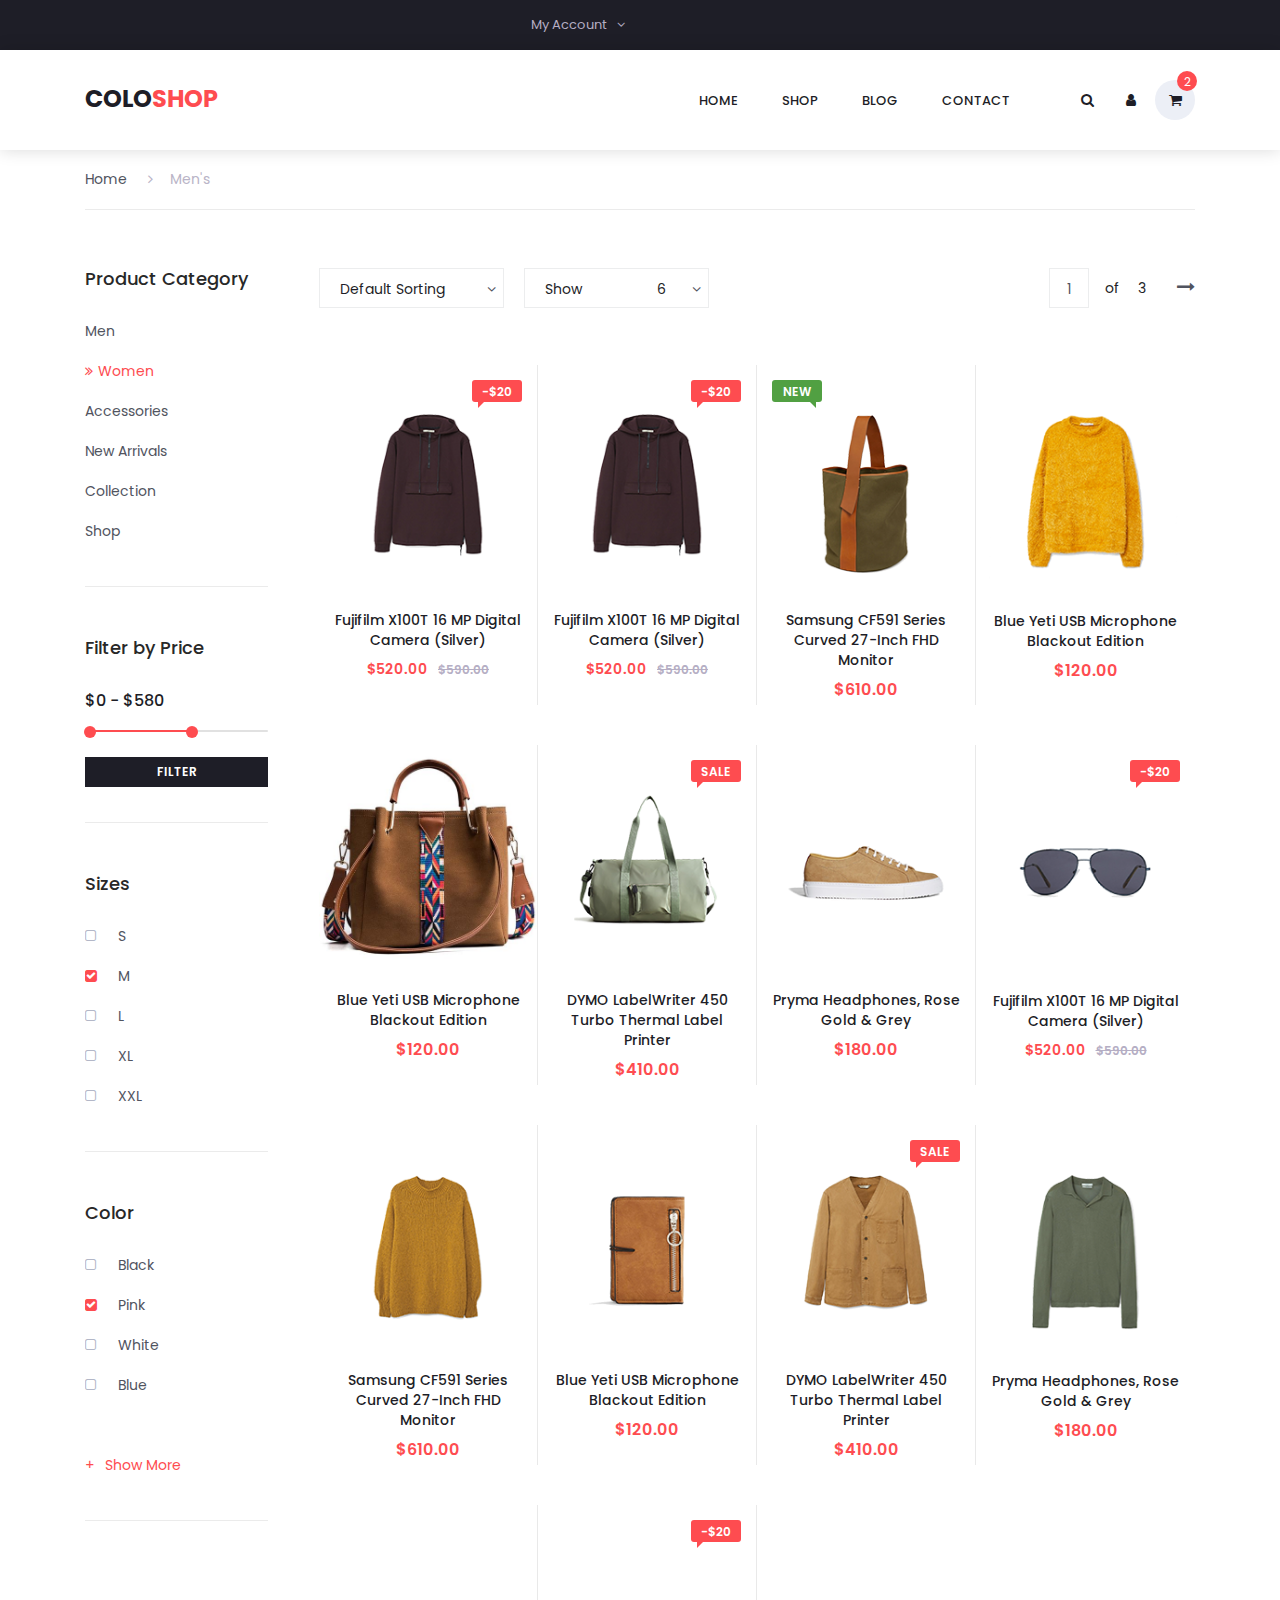
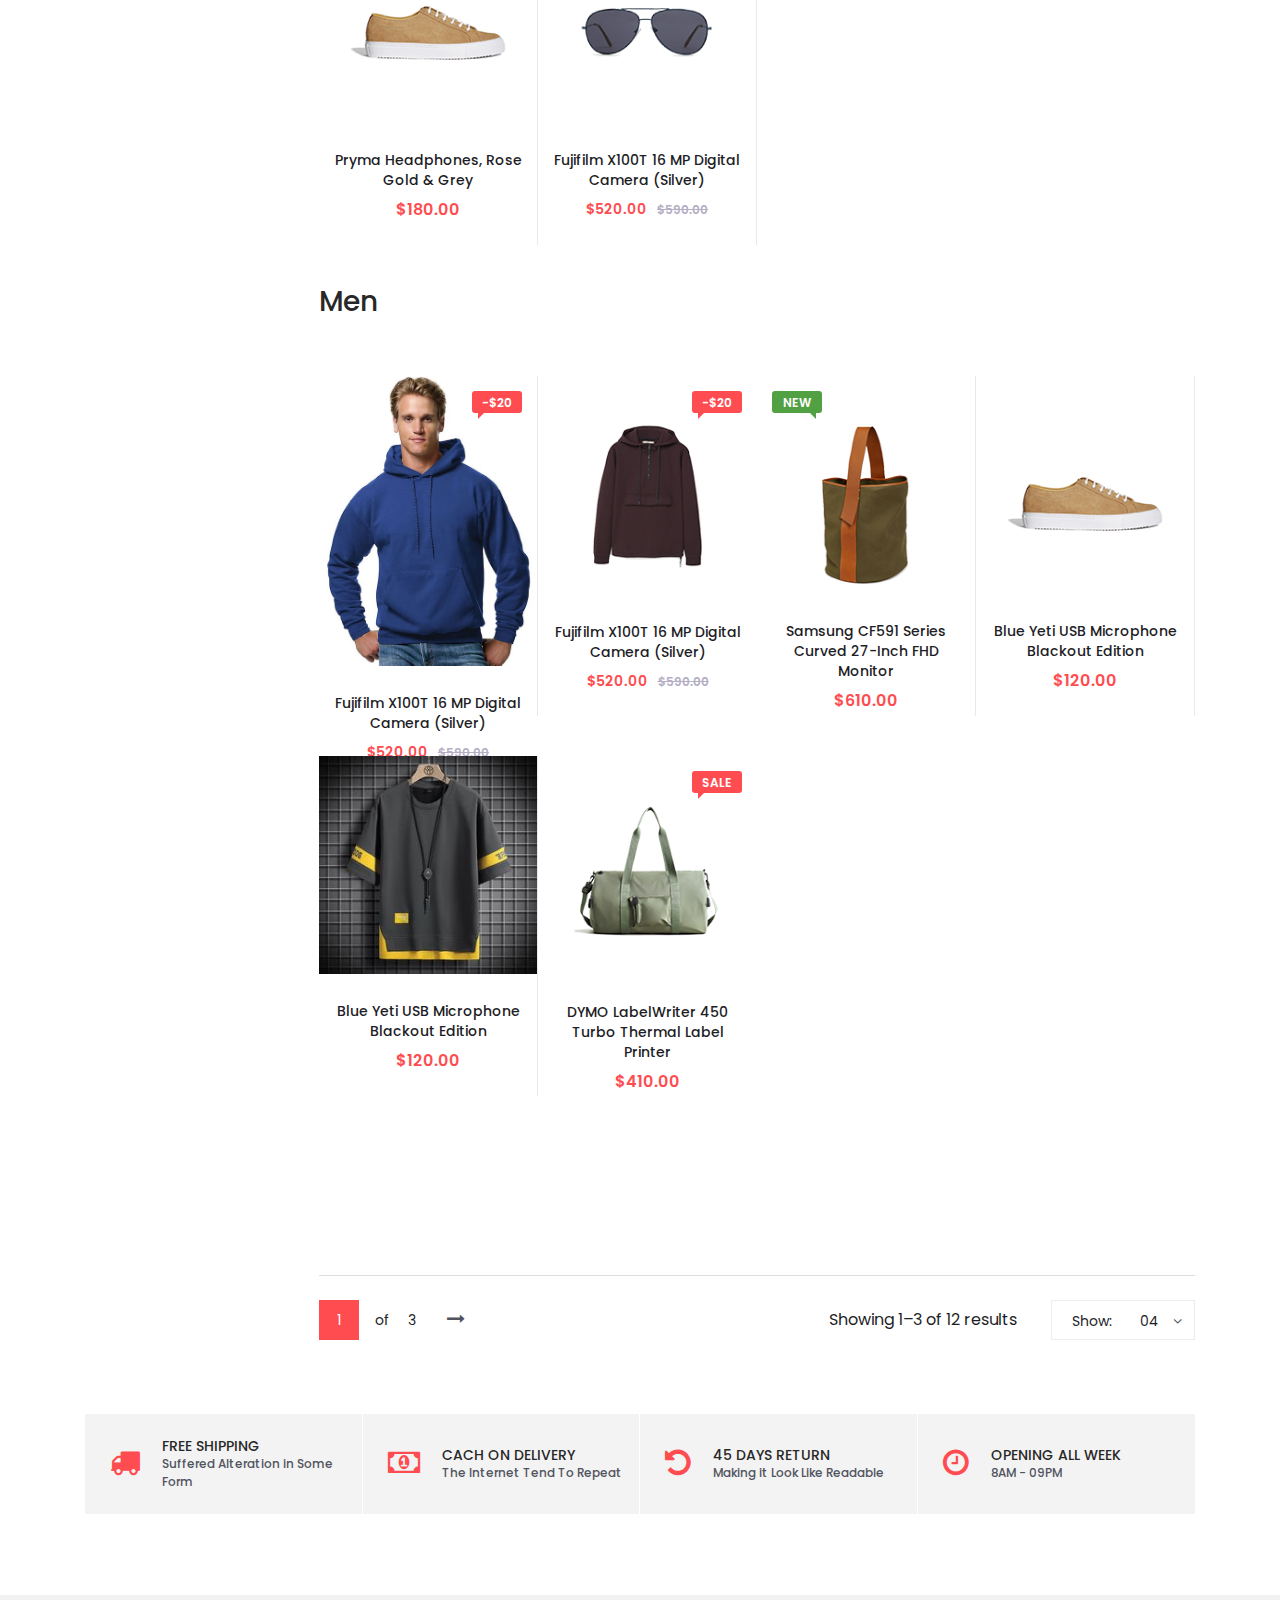
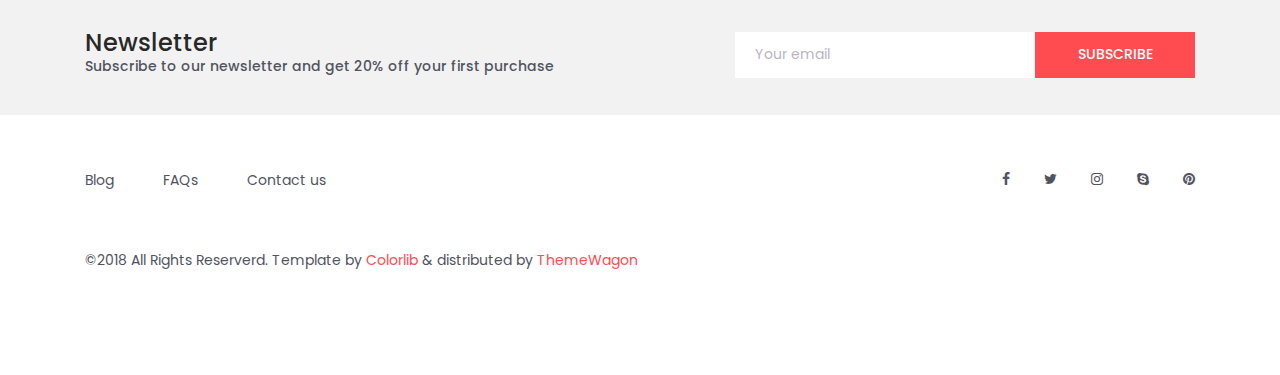
<file: commerce/categories.html>
<!DOCTYPE html>
<html lang="en">
<head>
<title>Colo Shop Categories</title>
<meta charset="utf-8">
<meta http-equiv="X-UA-Compatible" content="IE=edge">
<meta name="description" content="Colo Shop Template">
<meta name="viewport" content="width=device-width, initial-scale=1">
<link rel="stylesheet" type="text/css" href="styles/bootstrap4/bootstrap.min.css">
<link href="plugins/font-awesome-4.7.0/css/font-awesome.min.css" rel="stylesheet" type="text/css">
<link rel="stylesheet" type="text/css" href="plugins/OwlCarousel2-2.2.1/owl.carousel.css">
<link rel="stylesheet" type="text/css" href="plugins/OwlCarousel2-2.2.1/owl.theme.default.css">
<link rel="stylesheet" type="text/css" href="plugins/OwlCarousel2-2.2.1/animate.css">
<link rel="stylesheet" type="text/css" href="plugins/jquery-ui-1.12.1.custom/jquery-ui.css">
<link rel="stylesheet" type="text/css" href="styles/categories_styles.css">
<link rel="stylesheet" type="text/css" href="styles/categories_responsive.css">
</head>

<body>

<div class="super_container">

	<!-- Header -->

	<header class="header trans_300">

		<!-- Top Navigation -->

		<div class="top_nav">
			<div class="container">
				<div class="row">
				
					<div class="col-md-6 text-right">
						<div class="top_nav_right">
							<ul class="top_nav_menu">

								<!-- Currency / Language / My Account -->

								
								
								<li class="account">
									<a href="#">
										My Account
										<i class="fa fa-angle-down"></i>
									</a>
									<ul class="account_selection">
										<li><a href="#"><i class="fa fa-sign-in" aria-hidden="true"></i>Sign In</a></li>
										<li><a href="#"><i class="fa fa-user-plus" aria-hidden="true"></i>Register</a></li>
									</ul>
								</li>
							</ul>
						</div>
					</div>
				</div>
			</div>
		</div>

		<!-- Main Navigation -->

		<div class="main_nav_container">
			<div class="container">
				<div class="row">
					<div class="col-lg-12 text-right">
						<div class="logo_container">
							<a href="#">colo<span>shop</span></a>
						</div>
						<nav class="navbar">
							<ul class="navbar_menu">
								<li><a href="index.html">home</a></li>
								<li><a href="#">shop</a></li>
								<li><a href="#">blog</a></li>
								<li><a href="contact.html">contact</a></li>
							</ul>
							<ul class="navbar_user">
								<li><a href="#"><i class="fa fa-search" aria-hidden="true"></i></a></li>
								<li><a href="#"><i class="fa fa-user" aria-hidden="true"></i></a></li>
								<li class="checkout">
									<a href="#">
										<i class="fa fa-shopping-cart" aria-hidden="true"></i>
										<span id="checkout_items" class="checkout_items">2</span>
									</a>
								</li>
							</ul>
							<div class="hamburger_container">
								<i class="fa fa-bars" aria-hidden="true"></i>
							</div>
						</nav>
					</div>
				</div>
			</div>
		</div>

	</header>

	<div class="fs_menu_overlay"></div>

	<!-- Hamburger Menu -->

	<div class="hamburger_menu">
		<div class="hamburger_close"><i class="fa fa-times" aria-hidden="true"></i></div>
		<div class="hamburger_menu_content text-right">
			<ul class="menu_top_nav">
				<li class="menu_item has-children">
					<a href="#">
						usd
						<i class="fa fa-angle-down"></i>
					</a>
					<ul class="menu_selection">
						<li><a href="#">cad</a></li>
						<li><a href="#">aud</a></li>
						<li><a href="#">eur</a></li>
						<li><a href="#">gbp</a></li>
					</ul>
				</li>
				<li class="menu_item has-children">
					<a href="#">
						English
						<i class="fa fa-angle-down"></i>
					</a>
					<ul class="menu_selection">
						<li><a href="#">French</a></li>
						<li><a href="#">Italian</a></li>
						<li><a href="#">German</a></li>
						<li><a href="#">Spanish</a></li>
					</ul>
				</li>
				<li class="menu_item has-children">
					<a href="#">
						My Account
						<i class="fa fa-angle-down"></i>
					</a>
					<ul class="menu_selection">
						<li><a href="#"><i class="fa fa-sign-in" aria-hidden="true"></i>Sign In</a></li>
						<li><a href="#"><i class="fa fa-user-plus" aria-hidden="true"></i>Register</a></li>
					</ul>
				</li>
				<li class="menu_item"><a href="#">home</a></li>
				<li class="menu_item"><a href="#">shop</a></li>
				<li class="menu_item"><a href="#">promotion</a></li>
				<li class="menu_item"><a href="#">pages</a></li>
				<li class="menu_item"><a href="#">blog</a></li>
				<li class="menu_item"><a href="#">contact</a></li>
			</ul>
		</div>
	</div>

	<div class="container product_section_container">
		<div class="row">
			<div class="col product_section clearfix">

				<!-- Breadcrumbs -->

				<div class="breadcrumbs d-flex flex-row align-items-center">
					<ul>
						<li><a href="index.html">Home</a></li>
						<li class="active"><a href="index.html"><i class="fa fa-angle-right" aria-hidden="true"></i>Men's</a></li>
					</ul>
				</div>

				<!-- Sidebar -->

				<div class="sidebar">
					<div class="sidebar_section">
						<div class="sidebar_title">
							<h5>Product Category</h5>
						</div>
						<ul class="sidebar_categories">
							<li><a href="#men">Men</a></li>
							<li class="active"><a href="#"><span><i class="fa fa-angle-double-right" aria-hidden="true"></i></span>Women</a></li>
							<li><a href="#">Accessories</a></li>
							<li><a href="#">New Arrivals</a></li>
							<li><a href="#">Collection</a></li>
							<li><a href="#">Shop</a></li>
						</ul>
					</div>

					<!-- Price Range Filtering -->
					<div class="sidebar_section">
						<div class="sidebar_title">
							<h5>Filter by Price</h5>
						</div>
						<p>
							<input type="text" id="amount" readonly style="border:0; color:#f6931f; font-weight:bold;">
						</p>
						<div id="slider-range"></div>
						<div class="filter_button"><span>filter</span></div>
					</div>

					<!-- Sizes -->
					<div class="sidebar_section">
						<div class="sidebar_title">
							<h5>Sizes</h5>
						</div>
						<ul class="checkboxes">
							<li><i class="fa fa-square-o" aria-hidden="true"></i><span>S</span></li>
							<li class="active"><i class="fa fa-square" aria-hidden="true"></i><span>M</span></li>
							<li><i class="fa fa-square-o" aria-hidden="true"></i><span>L</span></li>
							<li><i class="fa fa-square-o" aria-hidden="true"></i><span>XL</span></li>
							<li><i class="fa fa-square-o" aria-hidden="true"></i><span>XXL</span></li>
						</ul>
					</div>

					<!-- Color -->
					<div class="sidebar_section">
						<div class="sidebar_title">
							<h5>Color</h5>
						</div>
						<ul class="checkboxes">
							<li><i class="fa fa-square-o" aria-hidden="true"></i><span>Black</span></li>
							<li class="active"><i class="fa fa-square" aria-hidden="true"></i><span>Pink</span></li>
							<li><i class="fa fa-square-o" aria-hidden="true"></i><span>White</span></li>
							<li><i class="fa fa-square-o" aria-hidden="true"></i><span>Blue</span></li>
							<!-- <li><i class="fa fa-square-o" aria-hidden="true"></i><span>Orange</span></li>
							<li><i class="fa fa-square-o" aria-hidden="true"></i><span>White</span></li>
							<li><i class="fa fa-square-o" aria-hidden="true"></i><span>Blue</span></li>
							<li><i class="fa fa-square-o" aria-hidden="true"></i><span>Orange</span></li>
							<li><i class="fa fa-square-o" aria-hidden="true"></i><span>White</span></li>
							<li><i class="fa fa-square-o" aria-hidden="true"></i><span>Blue</span></li>
							<li><i class="fa fa-square-o" aria-hidden="true"></i><span>Orange</span></li> -->
						</ul>
						<div class="show_more">
							<span><span>+</span>Show More</span>
						</div>
					</div>

				</div>

				<!-- Main Content -->

				<div class="main_content">

					<!-- Products -->

					<div class="products_iso">
						<div class="row">
							<div class="col">

								<!-- Product Sorting -->

								<div class="product_sorting_container product_sorting_container_top">
									<ul class="product_sorting">
										<li>
											<span class="type_sorting_text">Default Sorting</span>
											<i class="fa fa-angle-down"></i>
											<ul class="sorting_type">
												<li class="type_sorting_btn" data-isotope-option='{ "sortBy": "original-order" }'><span>Default Sorting</span></li>
												<li class="type_sorting_btn" data-isotope-option='{ "sortBy": "price" }'><span>Price</span></li>
												<li class="type_sorting_btn" data-isotope-option='{ "sortBy": "name" }'><span>Product Name</span></li>
											</ul>
										</li>
										<li>
											<span>Show</span>
											<span class="num_sorting_text">6</span>
											<i class="fa fa-angle-down"></i>
											<ul class="sorting_num">
												<li class="num_sorting_btn"><span>6</span></li>
												<li class="num_sorting_btn"><span>12</span></li>
												<li class="num_sorting_btn"><span>24</span></li>
											</ul>
										</li>
									</ul>
									<div class="pages d-flex flex-row align-items-center">
										<div class="page_current">
											<span>1</span>
											<ul class="page_selection">
												<li><a href="#">1</a></li>
												<li><a href="#">2</a></li>
												<li><a href="#">3</a></li>
											</ul>
										</div>
										<div class="page_total"><span>of</span> 3</div>
										<div id="next_page" class="page_next"><a href="#"><i class="fa fa-long-arrow-right" aria-hidden="true"></i></a></div>
									</div>

								</div>

								<!-- Product Grid -->

								<div class="product-grid">

									<!-- Product 1 -->

									<div class="product-item men">
										<div class="product discount product_filter">
											<div class="product_image">
												<img src="images/product_1.png" alt="">
											</div>
											<div class="favorite favorite_left"></div>
											<div class="product_bubble product_bubble_right product_bubble_red d-flex flex-column align-items-center"><span>-$20</span></div>
											<div class="product_info">
												<h6 class="product_name"><a href="single.html">Fujifilm X100T 16 MP Digital Camera (Silver)</a></h6>
												<div class="product_price">$520.00<span>$590.00</span></div>
											</div>
										</div>
										<div class="red_button add_to_cart_button"><a href="#">add to cart</a></div>
									</div>
									<div class="product-item men">
										<div class="product discount product_filter">
											<div class="product_image">
												<img src="images/product_1.png" alt="">
											</div>
											<div class="favorite favorite_left"></div>
											<div class="product_bubble product_bubble_right product_bubble_red d-flex flex-column align-items-center"><span>-$20</span></div>
											<div class="product_info">
												<h6 class="product_name"><a href="single.html">Fujifilm X100T 16 MP Digital Camera (Silver)</a></h6>
												<div class="product_price">$520.00<span>$590.00</span></div>
											</div>
										</div>
										<div class="red_button add_to_cart_button"><a href="#">add to cart</a></div>
									</div>
									<!-- Product 2 -->

									<div class="product-item women">
										<div class="product product_filter">
											<div class="product_image">
												<img src="images/product_2.png" alt="">
											</div>
											<div class="favorite"></div>
											<div class="product_bubble product_bubble_left product_bubble_green d-flex flex-column align-items-center"><span>new</span></div>
											<div class="product_info">
												<h6 class="product_name"><a href="single.html">Samsung CF591 Series Curved 27-Inch FHD Monitor</a></h6>
												<div class="product_price">$610.00</div>
											</div>
										</div>
										<div class="red_button add_to_cart_button"><a href="#">add to cart</a></div>
									</div>

									<!-- Product 3 -->
							
<!--Product---3-->
									<div class="product-item women">
										<div class="product product_filter">
											<div class="product_image">
												<img src="images/product_3.png" alt="">
											</div>
											<div class="favorite"></div>
											<div class="product_info">
												<h6 class="product_name"><a href="single.html">Blue Yeti USB Microphone Blackout Edition</a></h6>
												<div class="product_price">$120.00</div>
											</div>
										</div>
										<div class="red_button add_to_cart_button"><a href="#">add to cart</a></div>
									</div>
<!--hhhhh-->
<div class="product-item women">
	<div class="product product_filter">
		<div class="product_image">
			<img src="images/bag_1.jfif" alt="">
		</div>
		<div class="favorite"></div>
		<div class="product_info">
			<h6 class="product_name"><a href="single.html">Blue Yeti USB Microphone Blackout Edition</a></h6>
			<div class="product_price">$120.00</div>
		</div>
	</div>
	<div class="red_button add_to_cart_button"><a href="#">add to cart</a></div>
</div>
									<!-- Product 4 -->

									<div class="product-item accessories">
										<div class="product product_filter">
											<div class="product_image">
												<img src="images/product_4.png" alt="">
											</div>
											<div class="product_bubble product_bubble_right product_bubble_red d-flex flex-column align-items-center"><span>sale</span></div>
											<div class="favorite favorite_left"></div>
											<div class="product_info">
												<h6 class="product_name"><a href="single.html">DYMO LabelWriter 450 Turbo Thermal Label Printer</a></h6>
												<div class="product_price">$410.00</div>
											</div>
										</div>
										<div class="red_button add_to_cart_button"><a href="#">add to cart</a></div>
									</div>

									<!-- Product 5 -->

									<div class="product-item women men">
										<div class="product product_filter">
											<div class="product_image">
												<img src="images/product_5.png" alt="">
											</div>
											<div class="favorite"></div>
											<div class="product_info">
												<h6 class="product_name"><a href="single.html">Pryma Headphones, Rose Gold & Grey</a></h6>
												<div class="product_price">$180.00</div>
											</div>
										</div>
										<div class="red_button add_to_cart_button"><a href="#">add to cart</a></div>
									</div>

									<!-- Product 6 -->

									<div class="product-item accessories">
										<div class="product discount product_filter">
											<div class="product_image">
												<img src="images/product_6.png" alt="">
											</div>
											<div class="favorite favorite_left"></div>
											<div class="product_bubble product_bubble_right product_bubble_red d-flex flex-column align-items-center"><span>-$20</span></div>
											<div class="product_info">
												<h6 class="product_name"><a href="single.html">Fujifilm X100T 16 MP Digital Camera (Silver)</a></h6>
												<div class="product_price">$520.00<span>$590.00</span></div>
											</div>
										</div>
										<div class="red_button add_to_cart_button"><a href="#">add to cart</a></div>
									</div>

									<!-- Product 7 -->

									<div class="product-item women">
										<div class="product product_filter">
											<div class="product_image">
												<img src="images/product_7.png" alt="">
											</div>
											<div class="favorite"></div>
											<div class="product_info">
												<h6 class="product_name"><a href="single.html">Samsung CF591 Series Curved 27-Inch FHD Monitor</a></h6>
												<div class="product_price">$610.00</div>
											</div>
										</div>
										<div class="red_button add_to_cart_button"><a href="#">add to cart</a></div>
									</div>

									<!-- Product 8 -->

									<div class="product-item accessories">
										<div class="product product_filter">
											<div class="product_image">
												<img src="images/product_8.png" alt="">
											</div>
											<div class="favorite"></div>
											<div class="product_info">
												<h6 class="product_name"><a href="single.html">Blue Yeti USB Microphone Blackout Edition</a></h6>
												<div class="product_price">$120.00</div>
											</div>
										</div>
										<div class="red_button add_to_cart_button"><a href="#">add to cart</a></div>
									</div>

									<!-- Product 9 -->

									<div class="product-item men">
										<div class="product product_filter">
											<div class="product_image">
												<img src="images/product_9.png" alt="">
											</div>
											<div class="product_bubble product_bubble_right product_bubble_red d-flex flex-column align-items-center"><span>sale</span></div>
											<div class="favorite favorite_left"></div>
											<div class="product_info">
												<h6 class="product_name"><a href="single.html">DYMO LabelWriter 450 Turbo Thermal Label Printer</a></h6>
												<div class="product_price">$410.00</div>
											</div>
										</div>
										<div class="red_button add_to_cart_button"><a href="#">add to cart</a></div>
									</div>

									<!-- Product 10 -->

									<div class="product-item men">
										<div class="product product_filter">
											<div class="product_image">
												<img src="images/product_10.png" alt="">
											</div>
											<div class="favorite"></div>
											<div class="product_info">
												<h6 class="product_name"><a href="single.html">Pryma Headphones, Rose Gold & Grey</a></h6>
												<div class="product_price">$180.00</div>
											</div>
										</div>
										<div class="red_button add_to_cart_button"><a href="#">add to cart</a></div>
									</div>

									<!-- Product 11 -->

									<div class="product-item women men">
										<div class="product product_filter">
											<div class="product_image">
												<img src="images/product_5.png" alt="">
											</div>
											<div class="favorite"></div>
											<div class="product_info">
												<h6 class="product_name"><a href="single.html">Pryma Headphones, Rose Gold & Grey</a></h6>
												<div class="product_price">$180.00</div>
											</div>
										</div>
										<div class="red_button add_to_cart_button"><a href="#">add to cart</a></div>
									</div>

									<!-- Product 12 -->

									<div class="product-item accessories">
										<div class="product discount product_filter">
											<div class="product_image">
												<img src="images/product_6.png" alt="">
											</div>
											<div class="favorite favorite_left"></div>
											<div class="product_bubble product_bubble_right product_bubble_red d-flex flex-column align-items-center"><span>-$20</span></div>
											<div class="product_info">
												<h6 class="product_name"><a href="single.html">Fujifilm X100T 16 MP Digital Camera (Silver)</a></h6>
												<div class="product_price">$520.00<span>$590.00</span></div>
											</div>
										</div>
										<div class="red_button add_to_cart_button"><a href="#">add to cart</a></div>
									</div>
								</div>
<!--Men-->
<h3 id="men">Men</h3>
<div  class="menPdts">
<div class="product-grid">
	<div class="product-item men">
		<div class="product discount product_filter">
			<div class="product_image">
				<img src="images/men_1.jfif" alt="">
			</div>
			<div class="favorite favorite_left"></div>
			<div class="product_bubble product_bubble_right product_bubble_red d-flex flex-column align-items-center"><span>-$20</span></div>
			<div class="product_info">
				<h6 class="product_name"><a href="single.html">Fujifilm X100T 16 MP Digital Camera (Silver)</a></h6>
				<div class="product_price">$520.00<span>$590.00</span></div>
			</div>
		</div>
		<div class="red_button add_to_cart_button"><a href="#">add to cart</a></div>
	</div>
	<!--1-->
	<div class="product-item men">
		<div class="product discount product_filter">
			<div class="product_image">
				<img src="images/product_1.png" alt="">
			</div>
			<div class="favorite favorite_left"></div>
			<div class="product_bubble product_bubble_right product_bubble_red d-flex flex-column align-items-center"><span>-$20</span></div>
			<div class="product_info">
				<h6 class="product_name"><a href="single.html">Fujifilm X100T 16 MP Digital Camera (Silver)</a></h6>
				<div class="product_price">$520.00<span>$590.00</span></div>
			</div>
		</div>
		<div class="red_button add_to_cart_button"><a href="#">add to cart</a></div>
	</div>
	<!-- Product 2 -->

	<div class="product-item women">
		<div class="product product_filter">
			<div class="product_image">
				<img src="images/product_2.png" alt="">
			</div>
			<div class="favorite"></div>
			<div class="product_bubble product_bubble_left product_bubble_green d-flex flex-column align-items-center"><span>new</span></div>
			<div class="product_info">
				<h6 class="product_name"><a href="single.html">Samsung CF591 Series Curved 27-Inch FHD Monitor</a></h6>
				<div class="product_price">$610.00</div>
			</div>
		</div>
		<div class="red_button add_to_cart_button"><a href="#">add to cart</a></div>
	</div>

	<!-- Product 3 -->

<!--Product---3-->
	<div class="product-item women">
		<div class="product product_filter">
			<div class="product_image">
				<img src="images/product_5.png" alt="">
			</div>
			<div class="favorite"></div>
			<div class="product_info">
				<h6 class="product_name"><a href="single.html">Blue Yeti USB Microphone Blackout Edition</a></h6>
				<div class="product_price">$120.00</div>
			</div>
		</div>
		<div class="red_button add_to_cart_button"><a href="#">add to cart</a></div>
	</div>
<!--hhhhh-->
<div class="product-item women">
<div class="product product_filter">
<div class="product_image">
<img src="images/men_5.jpg" alt="">
</div>
<div class="favorite"></div>
<div class="product_info">
<h6 class="product_name"><a href="single.html">Blue Yeti USB Microphone Blackout Edition</a></h6>
<div class="product_price">$120.00</div>
</div>
</div>
<div class="red_button add_to_cart_button"><a href="#">add to cart</a></div>
</div>
	<!-- Product 4 -->

	<div class="product-item accessories">
		<div class="product product_filter">
			<div class="product_image">
				<img src="images/product_4.png" alt="">
			</div>
			<div class="product_bubble product_bubble_right product_bubble_red d-flex flex-column align-items-center"><span>sale</span></div>
			<div class="favorite favorite_left"></div>
			<div class="product_info">
				<h6 class="product_name"><a href="single.html">DYMO LabelWriter 450 Turbo Thermal Label Printer</a></h6>
				<div class="product_price">$410.00</div>
			</div>
		</div>
		<div class="red_button add_to_cart_button"><a href="#">add to cart</a></div>
	</div>

	
</div></div>

								<!-- Product Sorting -->

								<div class="product_sorting_container product_sorting_container_bottom clearfix">
									<ul class="product_sorting">
										<li>
											<span>Show:</span>
											<span class="num_sorting_text">04</span>
											<i class="fa fa-angle-down"></i>
											<ul class="sorting_num">
												<li class="num_sorting_btn"><span>01</span></li>
												<li class="num_sorting_btn"><span>02</span></li>
												<li class="num_sorting_btn"><span>03</span></li>
												<li class="num_sorting_btn"><span>04</span></li>
											</ul>
										</li>
									</ul>
									<span class="showing_results">Showing 1–3 of 12 results</span>
									<div class="pages d-flex flex-row align-items-center">
										<div class="page_current">
											<span>1</span>
											<ul class="page_selection">
												<li><a href="#">1</a></li>
												<li><a href="#">2</a></li>
												<li><a href="#">3</a></li>
											</ul>
										</div>
										<div class="page_total"><span>of</span> 3</div>
										<div id="next_page_1" class="page_next"><a href="#"><i class="fa fa-long-arrow-right" aria-hidden="true"></i></a></div>
									</div>

								</div>

							</div>
						</div>
					</div>
				</div>
			</div>
		</div>
	</div>

	<!-- Benefit -->

	<div class="benefit">
		<div class="container">
			<div class="row benefit_row">
				<div class="col-lg-3 benefit_col">
					<div class="benefit_item d-flex flex-row align-items-center">
						<div class="benefit_icon"><i class="fa fa-truck" aria-hidden="true"></i></div>
						<div class="benefit_content">
							<h6>free shipping</h6>
							<p>Suffered Alteration in Some Form</p>
						</div>
					</div>
				</div>
				<div class="col-lg-3 benefit_col">
					<div class="benefit_item d-flex flex-row align-items-center">
						<div class="benefit_icon"><i class="fa fa-money" aria-hidden="true"></i></div>
						<div class="benefit_content">
							<h6>cach on delivery</h6>
							<p>The Internet Tend To Repeat</p>
						</div>
					</div>
				</div>
				<div class="col-lg-3 benefit_col">
					<div class="benefit_item d-flex flex-row align-items-center">
						<div class="benefit_icon"><i class="fa fa-undo" aria-hidden="true"></i></div>
						<div class="benefit_content">
							<h6>45 days return</h6>
							<p>Making it Look Like Readable</p>
						</div>
					</div>
				</div>
				<div class="col-lg-3 benefit_col">
					<div class="benefit_item d-flex flex-row align-items-center">
						<div class="benefit_icon"><i class="fa fa-clock-o" aria-hidden="true"></i></div>
						<div class="benefit_content">
							<h6>opening all week</h6>
							<p>8AM - 09PM</p>
						</div>
					</div>
				</div>
			</div>
		</div>
	</div>

	<!-- Newsletter -->

	<div class="newsletter">
		<div class="container">
			<div class="row">
				<div class="col-lg-6">
					<div class="newsletter_text d-flex flex-column justify-content-center align-items-lg-start align-items-md-center text-center">
						<h4>Newsletter</h4>
						<p>Subscribe to our newsletter and get 20% off your first purchase</p>
					</div>
				</div>
				<div class="col-lg-6">
					<div class="newsletter_form d-flex flex-md-row flex-column flex-xs-column align-items-center justify-content-lg-end justify-content-center">
						<input id="newsletter_email" type="email" placeholder="Your email" required="required" data-error="Valid email is required.">
						<button id="newsletter_submit" type="submit" class="newsletter_submit_btn trans_300" value="Submit">subscribe</button>
					</div>
				</div>
			</div>
		</div>
	</div>

	<!-- Footer -->

	<footer class="footer">
		<div class="container">
			<div class="row">
				<div class="col-lg-6">
					<div class="footer_nav_container d-flex flex-sm-row flex-column align-items-center justify-content-lg-start justify-content-center text-center">
						<ul class="footer_nav">
							<li><a href="#">Blog</a></li>
							<li><a href="#">FAQs</a></li>
							<li><a href="contact.html">Contact us</a></li>
						</ul>
					</div>
				</div>
				<div class="col-lg-6">
					<div class="footer_social d-flex flex-row align-items-center justify-content-lg-end justify-content-center">
						<ul>
							<li><a href="#"><i class="fa fa-facebook" aria-hidden="true"></i></a></li>
							<li><a href="#"><i class="fa fa-twitter" aria-hidden="true"></i></a></li>
							<li><a href="#"><i class="fa fa-instagram" aria-hidden="true"></i></a></li>
							<li><a href="#"><i class="fa fa-skype" aria-hidden="true"></i></a></li>
							<li><a href="#"><i class="fa fa-pinterest" aria-hidden="true"></i></a></li>
						</ul>
					</div>
				</div>
			</div>
			<div class="row">
				<div class="col-lg-12">
					<div class="footer_nav_container">
						<div class="cr">©2018 All Rights Reserverd. Template by <a href="#">Colorlib</a> &amp; distributed by <a href="https://themewagon.com">ThemeWagon</a></div>
					</div>
				</div>
			</div>
		</div>
	</footer>

</div>

<script src="js/jquery-3.2.1.min.js"></script>
<script src="styles/bootstrap4/popper.js"></script>
<script src="styles/bootstrap4/bootstrap.min.js"></script>
<script src="plugins/Isotope/isotope.pkgd.min.js"></script>
<script src="plugins/OwlCarousel2-2.2.1/owl.carousel.js"></script>
<script src="plugins/easing/easing.js"></script>
<script src="plugins/jquery-ui-1.12.1.custom/jquery-ui.js"></script>
<script src="js/categories_custom.js"></script>
<script src="js/try.js"></script>
</body>

</html>
</file>
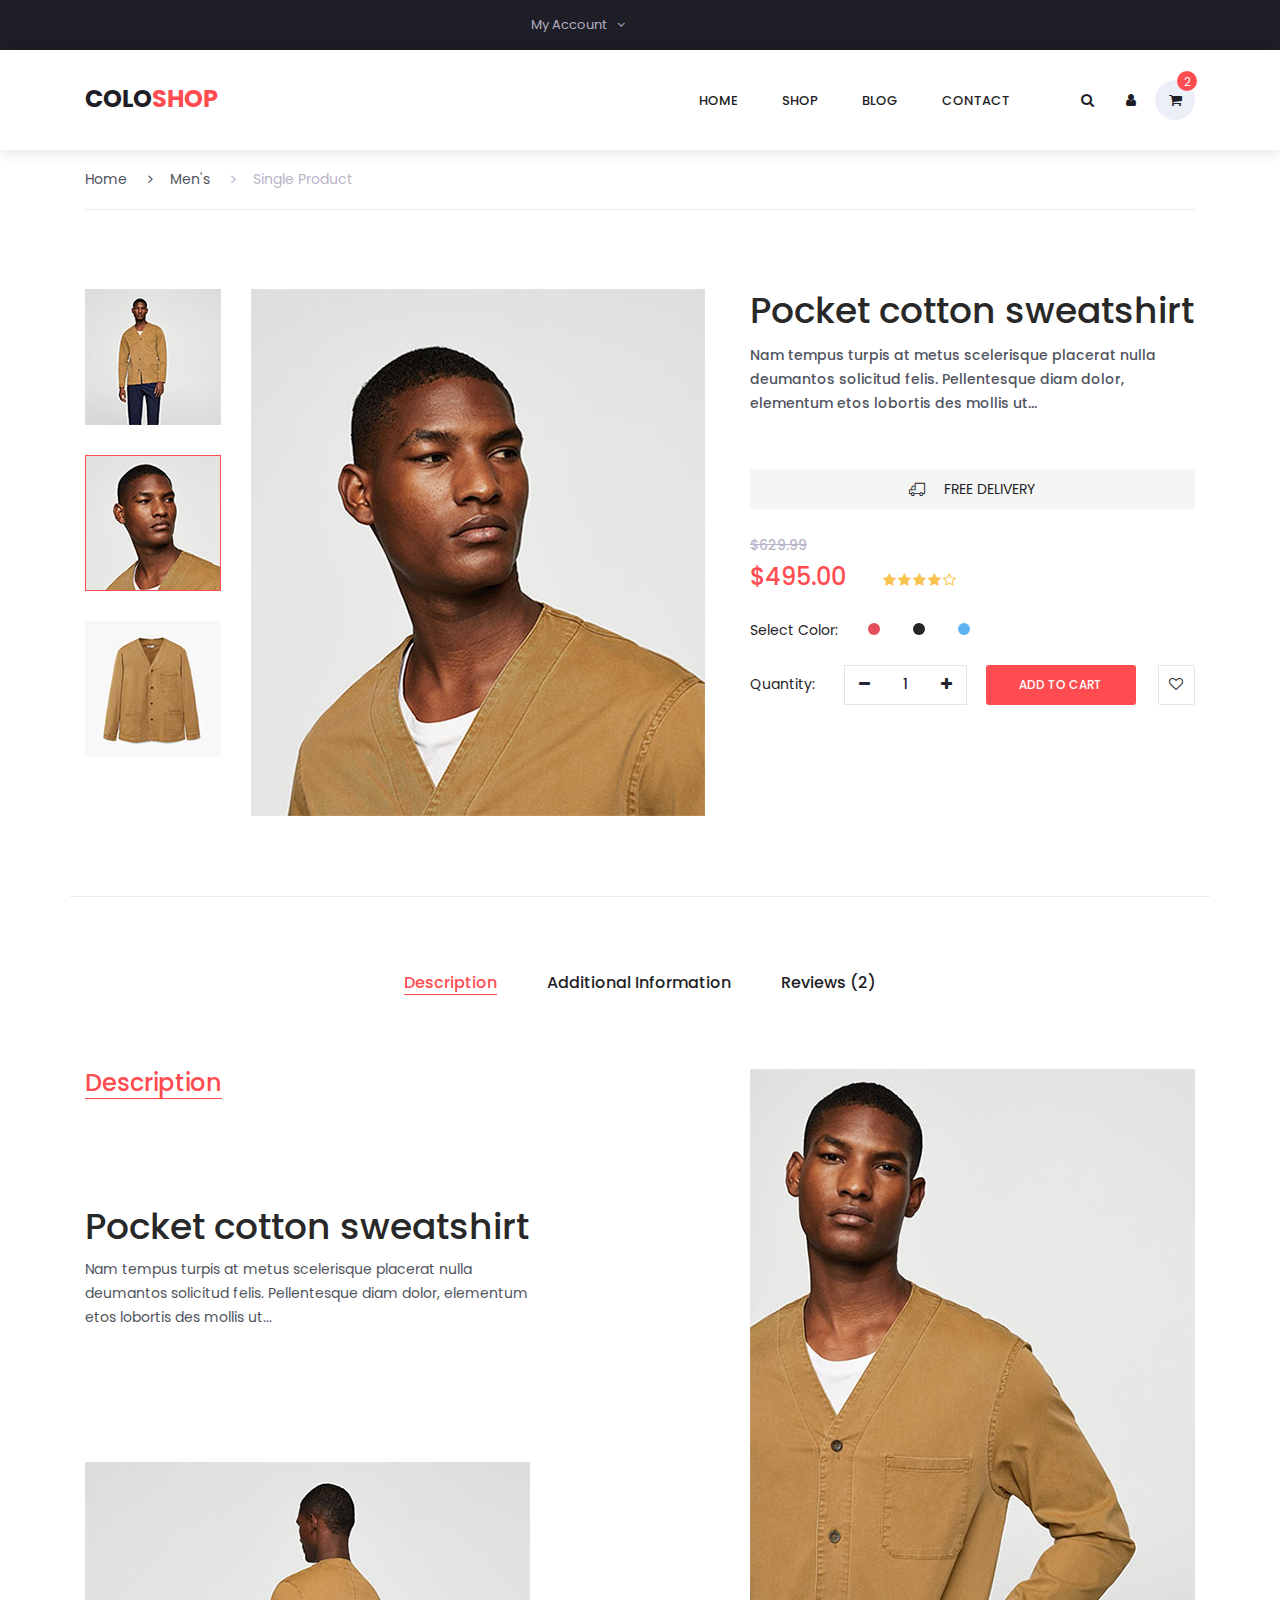
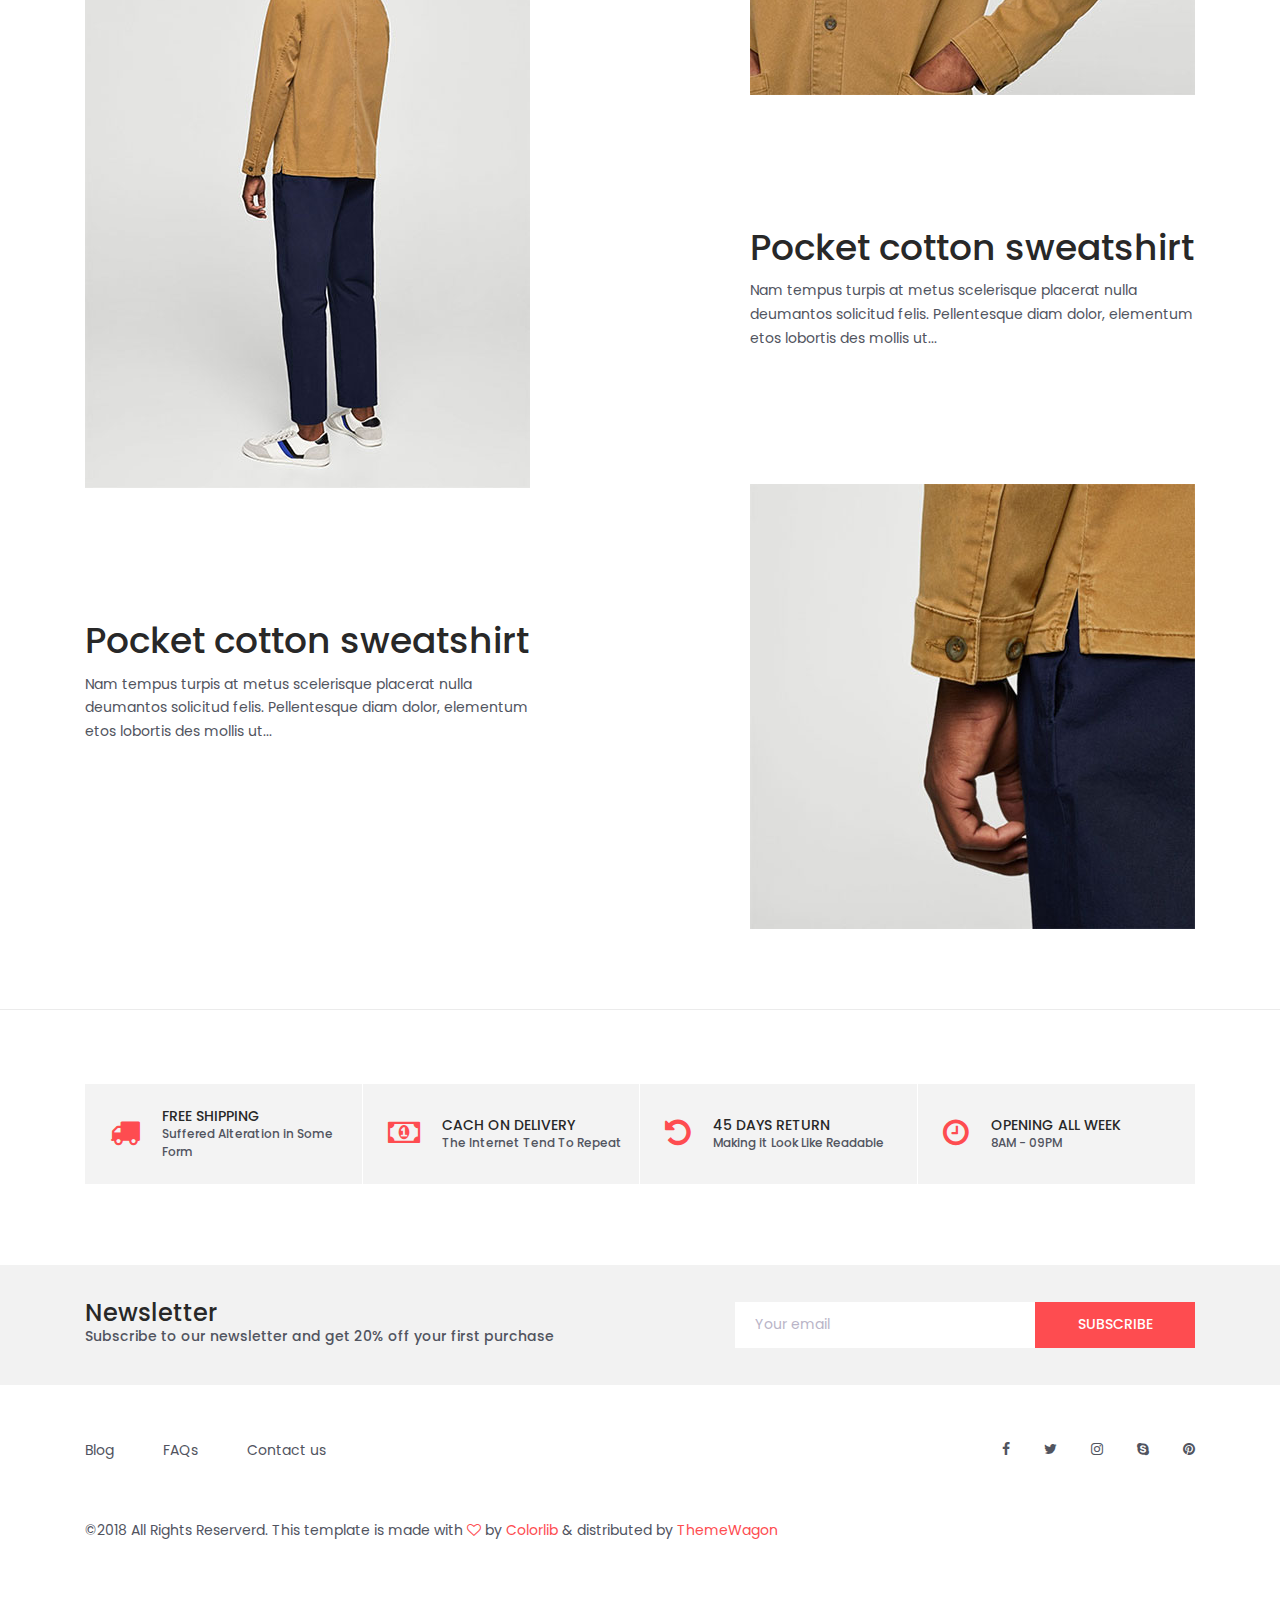
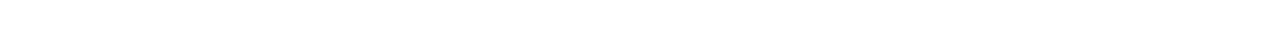
<file: commerce/single.html>
<!DOCTYPE html>
<html lang="en">
<head>
<title>Single Product</title>
<meta charset="utf-8">
<meta http-equiv="X-UA-Compatible" content="IE=edge">
<meta name="description" content="Colo Shop Template">
<meta name="viewport" content="width=device-width, initial-scale=1">
<link rel="stylesheet" type="text/css" href="styles/bootstrap4/bootstrap.min.css">
<link href="plugins/font-awesome-4.7.0/css/font-awesome.min.css" rel="stylesheet" type="text/css">
<link rel="stylesheet" type="text/css" href="plugins/OwlCarousel2-2.2.1/owl.carousel.css">
<link rel="stylesheet" type="text/css" href="plugins/OwlCarousel2-2.2.1/owl.theme.default.css">
<link rel="stylesheet" type="text/css" href="plugins/OwlCarousel2-2.2.1/animate.css">
<link rel="stylesheet" href="plugins/themify-icons/themify-icons.css">
<link rel="stylesheet" type="text/css" href="plugins/jquery-ui-1.12.1.custom/jquery-ui.css">
<link rel="stylesheet" type="text/css" href="styles/single_styles.css">
<link rel="stylesheet" type="text/css" href="styles/single_responsive.css">
</head>

<body>

<div class="super_container">

	<!-- Header -->

	<header class="header trans_300">

		<!-- Top Navigation -->

		<div class="top_nav">
			<div class="container">
				<div class="row">
				
					<div class="col-md-6 text-right">
						<div class="top_nav_right">
							<ul class="top_nav_menu">

								<!-- Currency / Language / My Account -->

								
								
								<li class="account">
									<a href="#">
										My Account
										<i class="fa fa-angle-down"></i>
									</a>
									<ul class="account_selection">
										<li><a href="#"><i class="fa fa-sign-in" aria-hidden="true"></i>Sign In</a></li>
										<li><a href="#"><i class="fa fa-user-plus" aria-hidden="true"></i>Register</a></li>
									</ul>
								</li>
							</ul>
						</div>
					</div>
				</div>
			</div>
		</div>

		<!-- Main Navigation -->

		<div class="main_nav_container">
			<div class="container">
				<div class="row">
					<div class="col-lg-12 text-right">
						<div class="logo_container">
							<a href="#">colo<span>shop</span></a>
						</div>
						<nav class="navbar">
							<ul class="navbar_menu">
								<li><a href="index.html">home</a></li>
								<li><a href="#">shop</a></li>
								<li><a href="#">blog</a></li>
								<li><a href="contact.html">contact</a></li>
							</ul>
							<ul class="navbar_user">
								<li><a href="#"><i class="fa fa-search" aria-hidden="true"></i></a></li>
								<li><a href="#"><i class="fa fa-user" aria-hidden="true"></i></a></li>
								<li class="checkout">
									<a href="#">
										<i class="fa fa-shopping-cart" aria-hidden="true"></i>
										<span id="checkout_items" class="checkout_items">2</span>
									</a>
								</li>
							</ul>
							<div class="hamburger_container">
								<i class="fa fa-bars" aria-hidden="true"></i>
							</div>
						</nav>
					</div>
				</div>
			</div>
		</div>

	</header>

	<div class="fs_menu_overlay"></div>

	<!-- Hamburger Menu -->

	<div class="hamburger_menu">
		<div class="hamburger_close"><i class="fa fa-times" aria-hidden="true"></i></div>
		<div class="hamburger_menu_content text-right">
			<ul class="menu_top_nav">
				<li class="menu_item has-children">
					<a href="#">
						usd
						<i class="fa fa-angle-down"></i>
					</a>
					<ul class="menu_selection">
						<li><a href="#">cad</a></li>
						<li><a href="#">aud</a></li>
						<li><a href="#">eur</a></li>
						<li><a href="#">gbp</a></li>
					</ul>
				</li>
				<li class="menu_item has-children">
					<a href="#">
						English
						<i class="fa fa-angle-down"></i>
					</a>
					<ul class="menu_selection">
						<li><a href="#">French</a></li>
						<li><a href="#">Italian</a></li>
						<li><a href="#">German</a></li>
						<li><a href="#">Spanish</a></li>
					</ul>
				</li>
				<li class="menu_item has-children">
					<a href="#">
						My Account
						<i class="fa fa-angle-down"></i>
					</a>
					<ul class="menu_selection">
						<li><a href="#"><i class="fa fa-sign-in" aria-hidden="true"></i>Sign In</a></li>
						<li><a href="#"><i class="fa fa-user-plus" aria-hidden="true"></i>Register</a></li>
					</ul>
				</li>
				<li class="menu_item"><a href="#">home</a></li>
				<li class="menu_item"><a href="#">shop</a></li>
				<li class="menu_item"><a href="#">promotion</a></li>
				<li class="menu_item"><a href="#">pages</a></li>
				<li class="menu_item"><a href="#">blog</a></li>
				<li class="menu_item"><a href="#">contact</a></li>
			</ul>
		</div>
	</div>

	<div class="container single_product_container">
		<div class="row">
			<div class="col">

				<!-- Breadcrumbs -->

				<div class="breadcrumbs d-flex flex-row align-items-center">
					<ul>
						<li><a href="index.html">Home</a></li>
						<li><a href="categories.html"><i class="fa fa-angle-right" aria-hidden="true"></i>Men's</a></li>
						<li class="active"><a href="#"><i class="fa fa-angle-right" aria-hidden="true"></i>Single Product</a></li>
					</ul>
				</div>

			</div>
		</div>

		<div class="row">
			<div class="col-lg-7">
				<div class="single_product_pics">
					<div class="row">
						<div class="col-lg-3 thumbnails_col order-lg-1 order-2">
							<div class="single_product_thumbnails">
								<ul>
									<li><img src="images/single_1_thumb.jpg" alt="" data-image="images/single_1.jpg"></li>
									<li class="active"><img src="images/single_2_thumb.jpg" alt="" data-image="images/single_2.jpg"></li>
									<li><img src="images/single_3_thumb.jpg" alt="" data-image="images/single_3.jpg"></li>
								</ul>
							</div>
						</div>
						<div class="col-lg-9 image_col order-lg-2 order-1">
							<div class="single_product_image">
								<div class="single_product_image_background" style="background-image:url(images/single_2.jpg)"></div>
							</div>
						</div>
					</div>
				</div>
			</div>
			<div class="col-lg-5">
				<div class="product_details">
					<div class="product_details_title">
						<h2>Pocket cotton sweatshirt</h2>
						<p>Nam tempus turpis at metus scelerisque placerat nulla deumantos solicitud felis. Pellentesque diam dolor, elementum etos lobortis des mollis ut...</p>
					</div>
					<div class="free_delivery d-flex flex-row align-items-center justify-content-center">
						<span class="ti-truck"></span><span>free delivery</span>
					</div>
					<div class="original_price">$629.99</div>
					<div class="product_price">$495.00</div>
					<ul class="star_rating">
						<li><i class="fa fa-star" aria-hidden="true"></i></li>
						<li><i class="fa fa-star" aria-hidden="true"></i></li>
						<li><i class="fa fa-star" aria-hidden="true"></i></li>
						<li><i class="fa fa-star" aria-hidden="true"></i></li>
						<li><i class="fa fa-star-o" aria-hidden="true"></i></li>
					</ul>
					<div class="product_color">
						<span>Select Color:</span>
						<ul>
							<li style="background: #e54e5d"></li>
							<li style="background: #252525"></li>
							<li style="background: #60b3f3"></li>
						</ul>
					</div>
					<div class="quantity d-flex flex-column flex-sm-row align-items-sm-center">
						<span>Quantity:</span>
						<div class="quantity_selector">
							<span class="minus"><i class="fa fa-minus" aria-hidden="true"></i></span>
							<span id="quantity_value">1</span>
							<span class="plus"><i class="fa fa-plus" aria-hidden="true"></i></span>
						</div>
						<div class="red_button add_to_cart_button"><a href="#">add to cart</a></div>
						<div class="product_favorite d-flex flex-column align-items-center justify-content-center"></div>
					</div>
				</div>
			</div>
		</div>

	</div>

	<!-- Tabs -->

	<div class="tabs_section_container">

		<div class="container">
			<div class="row">
				<div class="col">
					<div class="tabs_container">
						<ul class="tabs d-flex flex-sm-row flex-column align-items-left align-items-md-center justify-content-center">
							<li class="tab active" data-active-tab="tab_1"><span>Description</span></li>
							<li class="tab" data-active-tab="tab_2"><span>Additional Information</span></li>
							<li class="tab" data-active-tab="tab_3"><span>Reviews (2)</span></li>
						</ul>
					</div>
				</div>
			</div>
			<div class="row">
				<div class="col">

					<!-- Tab Description -->

					<div id="tab_1" class="tab_container active">
						<div class="row">
							<div class="col-lg-5 desc_col">
								<div class="tab_title">
									<h4>Description</h4>
								</div>
								<div class="tab_text_block">
									<h2>Pocket cotton sweatshirt</h2>
									<p>Nam tempus turpis at metus scelerisque placerat nulla deumantos solicitud felis. Pellentesque diam dolor, elementum etos lobortis des mollis ut...</p>
								</div>
								<div class="tab_image">
									<img src="images/desc_1.jpg" alt="">
								</div>
								<div class="tab_text_block">
									<h2>Pocket cotton sweatshirt</h2>
									<p>Nam tempus turpis at metus scelerisque placerat nulla deumantos solicitud felis. Pellentesque diam dolor, elementum etos lobortis des mollis ut...</p>
								</div>
							</div>
							<div class="col-lg-5 offset-lg-2 desc_col">
								<div class="tab_image">
									<img src="images/desc_2.jpg" alt="">
								</div>
								<div class="tab_text_block">
									<h2>Pocket cotton sweatshirt</h2>
									<p>Nam tempus turpis at metus scelerisque placerat nulla deumantos solicitud felis. Pellentesque diam dolor, elementum etos lobortis des mollis ut...</p>
								</div>
								<div class="tab_image desc_last">
									<img src="images/desc_3.jpg" alt="">
								</div>
							</div>
						</div>
					</div>

					<!-- Tab Additional Info -->

					<div id="tab_2" class="tab_container">
						<div class="row">
							<div class="col additional_info_col">
								<div class="tab_title additional_info_title">
									<h4>Additional Information</h4>
								</div>
								<p>COLOR:<span>Gold, Red</span></p>
								<p>SIZE:<span>L,M,XL</span></p>
							</div>
						</div>
					</div>

					<!-- Tab Reviews -->

					<div id="tab_3" class="tab_container">
						<div class="row">

							<!-- User Reviews -->

							<div class="col-lg-6 reviews_col">
								<div class="tab_title reviews_title">
									<h4>Reviews (2)</h4>
								</div>

								<!-- User Review -->

								<div class="user_review_container d-flex flex-column flex-sm-row">
									<div class="user">
										<div class="user_pic"></div>
										<div class="user_rating">
											<ul class="star_rating">
												<li><i class="fa fa-star" aria-hidden="true"></i></li>
												<li><i class="fa fa-star" aria-hidden="true"></i></li>
												<li><i class="fa fa-star" aria-hidden="true"></i></li>
												<li><i class="fa fa-star" aria-hidden="true"></i></li>
												<li><i class="fa fa-star-o" aria-hidden="true"></i></li>
											</ul>
										</div>
									</div>
									<div class="review">
										<div class="review_date">27 Aug 2016</div>
										<div class="user_name">Brandon William</div>
										<p>Lorem ipsum dolor sit amet, consectetur adipisicing elit, sed do eiusmod tempor incididunt ut labore et dolore magna aliqua.</p>
									</div>
								</div>

								<!-- User Review -->

								<div class="user_review_container d-flex flex-column flex-sm-row">
									<div class="user">
										<div class="user_pic"></div>
										<div class="user_rating">
											<ul class="star_rating">
												<li><i class="fa fa-star" aria-hidden="true"></i></li>
												<li><i class="fa fa-star" aria-hidden="true"></i></li>
												<li><i class="fa fa-star" aria-hidden="true"></i></li>
												<li><i class="fa fa-star" aria-hidden="true"></i></li>
												<li><i class="fa fa-star-o" aria-hidden="true"></i></li>
											</ul>
										</div>
									</div>
									<div class="review">
										<div class="review_date">27 Aug 2016</div>
										<div class="user_name">Brandon William</div>
										<p>Lorem ipsum dolor sit amet, consectetur adipisicing elit, sed do eiusmod tempor incididunt ut labore et dolore magna aliqua.</p>
									</div>
								</div>
							</div>

							<!-- Add Review -->

							<div class="col-lg-6 add_review_col">

								<div class="add_review">
									<form id="review_form" action="post">
										<div>
											<h1>Add Review</h1>
											<input id="review_name" class="form_input input_name" type="text" name="name" placeholder="Name*" required="required" data-error="Name is required.">
											<input id="review_email" class="form_input input_email" type="email" name="email" placeholder="Email*" required="required" data-error="Valid email is required.">
										</div>
										<div>
											<h1>Your Rating:</h1>
											<ul class="user_star_rating">
												<li><i class="fa fa-star" aria-hidden="true"></i></li>
												<li><i class="fa fa-star" aria-hidden="true"></i></li>
												<li><i class="fa fa-star" aria-hidden="true"></i></li>
												<li><i class="fa fa-star" aria-hidden="true"></i></li>
												<li><i class="fa fa-star-o" aria-hidden="true"></i></li>
											</ul>
											<textarea id="review_message" class="input_review" name="message"  placeholder="Your Review" rows="4" required data-error="Please, leave us a review."></textarea>
										</div>
										<div class="text-left text-sm-right">
											<button id="review_submit" type="submit" class="red_button review_submit_btn trans_300" value="Submit">submit</button>
										</div>
									</form>
								</div>

							</div>

						</div>
					</div>

				</div>
			</div>
		</div>

	</div>

	<!-- Benefit -->

	<div class="benefit">
		<div class="container">
			<div class="row benefit_row">
				<div class="col-lg-3 benefit_col">
					<div class="benefit_item d-flex flex-row align-items-center">
						<div class="benefit_icon"><i class="fa fa-truck" aria-hidden="true"></i></div>
						<div class="benefit_content">
							<h6>free shipping</h6>
							<p>Suffered Alteration in Some Form</p>
						</div>
					</div>
				</div>
				<div class="col-lg-3 benefit_col">
					<div class="benefit_item d-flex flex-row align-items-center">
						<div class="benefit_icon"><i class="fa fa-money" aria-hidden="true"></i></div>
						<div class="benefit_content">
							<h6>cach on delivery</h6>
							<p>The Internet Tend To Repeat</p>
						</div>
					</div>
				</div>
				<div class="col-lg-3 benefit_col">
					<div class="benefit_item d-flex flex-row align-items-center">
						<div class="benefit_icon"><i class="fa fa-undo" aria-hidden="true"></i></div>
						<div class="benefit_content">
							<h6>45 days return</h6>
							<p>Making it Look Like Readable</p>
						</div>
					</div>
				</div>
				<div class="col-lg-3 benefit_col">
					<div class="benefit_item d-flex flex-row align-items-center">
						<div class="benefit_icon"><i class="fa fa-clock-o" aria-hidden="true"></i></div>
						<div class="benefit_content">
							<h6>opening all week</h6>
							<p>8AM - 09PM</p>
						</div>
					</div>
				</div>
			</div>
		</div>
	</div>

	<!-- Newsletter -->

	<div class="newsletter">
		<div class="container">
			<div class="row">
				<div class="col-lg-6">
					<div class="newsletter_text d-flex flex-column justify-content-center align-items-lg-start align-items-md-center text-center">
						<h4>Newsletter</h4>
						<p>Subscribe to our newsletter and get 20% off your first purchase</p>
					</div>
				</div>
				<div class="col-lg-6">
					<form action="post">
						<div class="newsletter_form d-flex flex-md-row flex-column flex-xs-column align-items-center justify-content-lg-end justify-content-center">
							<input id="newsletter_email" type="email" placeholder="Your email" required="required" data-error="Valid email is required.">
							<button id="newsletter_submit" type="submit" class="newsletter_submit_btn trans_300" value="Submit">subscribe</button>
						</div>
					</form>
				</div>
			</div>
		</div>
	</div>

	<!-- Footer -->

	<footer class="footer">
		<div class="container">
			<div class="row">
				<div class="col-lg-6">
					<div class="footer_nav_container d-flex flex-sm-row flex-column align-items-center justify-content-lg-start justify-content-center text-center">
						<ul class="footer_nav">
							<li><a href="#">Blog</a></li>
							<li><a href="#">FAQs</a></li>
							<li><a href="contact.html">Contact us</a></li>
						</ul>
					</div>
				</div>
				<div class="col-lg-6">
					<div class="footer_social d-flex flex-row align-items-center justify-content-lg-end justify-content-center">
						<ul>
							<li><a href="#"><i class="fa fa-facebook" aria-hidden="true"></i></a></li>
							<li><a href="#"><i class="fa fa-twitter" aria-hidden="true"></i></a></li>
							<li><a href="#"><i class="fa fa-instagram" aria-hidden="true"></i></a></li>
							<li><a href="#"><i class="fa fa-skype" aria-hidden="true"></i></a></li>
							<li><a href="#"><i class="fa fa-pinterest" aria-hidden="true"></i></a></li>
						</ul>
					</div>
				</div>
			</div>
			<div class="row">
				<div class="col-lg-12">
					<div class="footer_nav_container">
						<div class="cr">©2018 All Rights Reserverd. This template is made with <i class="fa fa-heart-o" aria-hidden="true"></i> by <a href="#">Colorlib</a> &amp; distributed by <a href="https://themewagon.com">ThemeWagon</a></div>
					</div>
				</div>
			</div>
		</div>
	</footer>

</div>

<script src="js/jquery-3.2.1.min.js"></script>
<script src="styles/bootstrap4/popper.js"></script>
<script src="styles/bootstrap4/bootstrap.min.js"></script>
<script src="plugins/Isotope/isotope.pkgd.min.js"></script>
<script src="plugins/OwlCarousel2-2.2.1/owl.carousel.js"></script>
<script src="plugins/easing/easing.js"></script>
<script src="plugins/jquery-ui-1.12.1.custom/jquery-ui.js"></script>
<script src="js/single_custom.js"></script>
</body>

</html>
</file>
<file: commerce/styles/categories_styles.css>
@charset "utf-8";
/* CSS Document */

/******************************

COLOR PALETTE




[Table of Contents]

1. Fonts
2. Body and some general stuff
3. Home
	3.1 Currency
	3.2 Language
	3.3 Account
	3.4 Main Navigation
	3.5 Hamburger Menu
	3.6 Logo
4. Products
	4.1 Product Sorting
5. Breadcrumbs
6. Sidebar
7. Main Content
8. Benefit
9. Newsletter
10. Footer



******************************/

/***********
1. Fonts
***********/

@import url('https://fonts.googleapis.com/css?family=Poppins:400,500,600,700,900');

/*********************************
2. Body and some general stuff
*********************************/

*
{
	margin: 0;
	padding: 0;
}
body
{
	font-family: 'Poppins', sans-serif;
	font-size: 14px;
	line-height: 23px;
	font-weight: 400;
	background: #FFFFFF;
	color: #1e1e27;
}
div
{
	display: block;
	position: relative;
	-webkit-box-sizing: border-box;
    -moz-box-sizing: border-box;
    box-sizing: border-box;
}
ul
{
	list-style: none;
	margin-bottom: 0px;
}
p
{
	font-family: 'Poppins', sans-serif;
	font-size: 14px;
	line-height: 1.7;
	font-weight: 500;
	color: #989898;
	-webkit-font-smoothing: antialiased;
	-webkit-text-shadow: rgba(0,0,0,.01) 0 0 1px;
	text-shadow: rgba(0,0,0,.01) 0 0 1px;
}
p a
{
	display: inline;
	position: relative;
	color: inherit;
	border-bottom: solid 2px #fde0db;
	-webkit-transition: all 200ms ease;
	-moz-transition: all 200ms ease;
	-ms-transition: all 200ms ease;
	-o-transition: all 200ms ease;
	transition: all 200ms ease;
}
a, a:hover, a:visited, a:active, a:link
{
	text-decoration: none;
	-webkit-font-smoothing: antialiased;
	-webkit-text-shadow: rgba(0,0,0,.01) 0 0 1px;
	text-shadow: rgba(0,0,0,.01) 0 0 1px;
}
p a:active
{
	position: relative;
	color: #FF6347;
}
p a:hover
{
	color: #FF6347;
	background: #fde0db;
}
p a:hover::after
{
	opacity: 0.2;
}
::selection
{
	background: #fde0db;
	color: #FF6347;
}
p::selection
{
	background: #fde0db;
}
h1{font-size: 72px;}
h2{font-size: 40px;}
h3{font-size: 28px;}
h4{font-size: 24px;}
h5{font-size: 16px;}
h6{font-size: 14px;}
h1, h2, h3, h4, h5, h6
{
	font-family: 'Poppins', sans-serif;
	color: #282828;
	-webkit-font-smoothing: antialiased;
	-webkit-text-shadow: rgba(0,0,0,.01) 0 0 1px;
	text-shadow: rgba(0,0,0,.01) 0 0 1px;
}
h1::selection,
h2::selection,
h3::selection,
h4::selection,
h5::selection,
h6::selection
{

}
::-webkit-input-placeholder
{
	font-size: 16px !important;
	font-weight: 500;
	color: #777777 !important;
}
:-moz-placeholder /* older Firefox*/
{
	font-size: 16px !important;
	font-weight: 500;
	color: #777777 !important;
}
::-moz-placeholder /* Firefox 19+ */
{
	font-size: 16px !important;
	font-weight: 500;
	color: #777777 !important;
}
:-ms-input-placeholder
{
	font-size: 16px !important;
	font-weight: 500;
	color: #777777 !important;
}
::input-placeholder
{
	font-size: 16px !important;
	font-weight: 500;
	color: #777777 !important;
}
.form-control
{
	color: #db5246;
}
section
{
	display: block;
	position: relative;
	box-sizing: border-box;
}
.clear
{
	clear: both;
}
.clearfix::before, .clearfix::after
{
	content: "";
	display: table;
}
.clearfix::after
{
	clear: both;
}
.clearfix
{
	zoom: 1;
}
.float_left
{
	float: left;
}
.float_right
{
	float: right;
}
.trans_200
{
	-webkit-transition: all 200ms ease;
	-moz-transition: all 200ms ease;
	-ms-transition: all 200ms ease;
	-o-transition: all 200ms ease;
	transition: all 200ms ease;
}
.trans_300
{
	-webkit-transition: all 300ms ease;
	-moz-transition: all 300ms ease;
	-ms-transition: all 300ms ease;
	-o-transition: all 300ms ease;
	transition: all 300ms ease;
}
.trans_400
{
	-webkit-transition: all 400ms ease;
	-moz-transition: all 400ms ease;
	-ms-transition: all 400ms ease;
	-o-transition: all 400ms ease;
	transition: all 400ms ease;
}
.trans_500
{
	-webkit-transition: all 500ms ease;
	-moz-transition: all 500ms ease;
	-ms-transition: all 500ms ease;
	-o-transition: all 500ms ease;
	transition: all 500ms ease;
}
.fill_height
{
	height: 100%;
}
.super_container
{
	width: 100%;
	overflow: hidden;
}

/*********************************
3. Home
*********************************/

.header
{
	position: fixed;
	top: 0;
	left: 0;
	width: 100%;
	background: #FFFFFF;
	z-index: 10;
}
.top_nav
{
	width: 100%;
	height: 50px;
	background: #1e1e27;
}
.top_nav_left
{
	height: 50px;
	line-height: 50px;
	font-size: 13px;
	color: #b5aec4;
	text-transform: uppercase;
}

/*********************************
3.1 Currency
*********************************/

.currency
{
	display: inline-block;
	position: relative;
	min-width: 50px;
	border-right: solid 1px #33333b;
	padding-right: 20px;
	padding-left: 20px;
	text-align: center;
	vertical-align: middle;
	background: #1e1e27;
}
.currency > a
{
	display: block;
	color: #b5aec4;
	font-weight: 400;
	height: 50px;
	line-height: 50px;
	font-size: 13px;
	text-transform: uppercase;
}
.currency > a > i
{
	margin-left: 8px;
}
.currency:hover .currency_selection
{
	visibility: visible;
	opacity: 1;
	top: 100%;
}
.currency_selection
{
	display: block;
	position: absolute;
	right: 0;
	top: 120%;
	margin: 0;
	width: 100%;
	background: #FFFFFF;
	visibility: hidden;
	opacity: 0;
	z-index: 1;
	box-shadow: 0 0 25px rgba(63, 78, 100, 0.15);
	-webkit-transition: opacity 0.3s ease;
	-moz-transition: opacity 0.3s ease;
	-ms-transition: opacity 0.3s ease;
	-o-transition: opacity 0.3s ease;
	transition: all 0.3s ease;
}
.currency_selection li
{
	padding-left: 10px;
	padding-right: 10px;
	line-height: 50px;
}
.currency_selection li a
{
	display: block;
	color: #232530;
	border-bottom: solid 1px #dddddd;
	font-size: 13px;
	text-transform: uppercase;
	-webkit-transition: opacity 0.3s ease;
	-moz-transition: opacity 0.3s ease;
	-ms-transition: opacity 0.3s ease;
	-o-transition: opacity 0.3s ease;
	transition: all 0.3s ease;
}
.currency_selection li a:hover
{
	color: #b5aec4;
}
.currency_selection li:last-child a
{
	border-bottom: none;
}

/*********************************
3.2 Language
*********************************/

.language
{
	display: inline-block;
	position: relative;
	min-width: 50px;
	border-right: solid 1px #33333b;
	padding-right: 20px;
	padding-left: 20px;
	text-align: center;
	vertical-align: middle;
	background: #1e1e27;
}
.language > a
{
	display: block;
	color: #b5aec4;
	font-weight: 400;
	height: 50px;
	line-height: 50px;
	font-size: 13px;
}
.language > a > i
{
	margin-left: 8px;
}
.language:hover .language_selection
{
	visibility: visible;
	opacity: 1;
	top: 100%;
}
.language_selection
{
	display: block;
	position: absolute;
	right: 0;
	top: 120%;
	margin: 0;
	width: 100%;
	background: #FFFFFF;
	visibility: hidden;
	opacity: 0;
	z-index: 1;
	box-shadow: 0 0 25px rgba(63, 78, 100, 0.15);
	-webkit-transition: opacity 0.3s ease;
	-moz-transition: opacity 0.3s ease;
	-ms-transition: opacity 0.3s ease;
	-o-transition: opacity 0.3s ease;
	transition: all 0.3s ease;
}
.language_selection li
{
	padding-left: 10px;
	padding-right: 10px;
	line-height: 50px;
}
.language_selection li a
{
	display: block;
	color: #232530;
	border-bottom: solid 1px #dddddd;
	font-size: 13px;
	-webkit-transition: opacity 0.3s ease;
	-moz-transition: opacity 0.3s ease;
	-ms-transition: opacity 0.3s ease;
	-o-transition: opacity 0.3s ease;
	transition: all 0.3s ease;
}
.language_selection li a:hover
{
	color: #b5aec4;
}
.language_selection li:last-child a
{
	border-bottom: none;
}

/*********************************
3.3 Account
*********************************/

.account
{
	display: inline-block;
	position: relative;
	min-width: 50px;
	padding-left: 20px;
	text-align: center;
	vertical-align: middle;
	background: #1e1e27;
}
.account > a
{
	display: block;
	color: #b5aec4;
	font-weight: 400;
	height: 50px;
	line-height: 50px;
	font-size: 13px;
}
.account > a > i
{
	margin-left: 8px;
}
.account:hover .account_selection
{
	visibility: visible;
	opacity: 1;
	top: 100%;
}
.account_selection
{
	display: block;
	position: absolute;
	right: 0;
	top: 120%;
	margin: 0;
	width: 100%;
	background: #FFFFFF;
	visibility: hidden;
	opacity: 0;
	z-index: 1;
	box-shadow: 0 0 25px rgba(63, 78, 100, 0.15);
	-webkit-transition: opacity 0.3s ease;
	-moz-transition: opacity 0.3s ease;
	-ms-transition: opacity 0.3s ease;
	-o-transition: opacity 0.3s ease;
	transition: all 0.3s ease;
}
.account_selection li
{
	padding-left: 10px;
	padding-right: 10px;
	line-height: 50px;
}
.account_selection li a
{
	display: block;
	color: #232530;
	border-bottom: solid 1px #dddddd;
	font-size: 14px;
	-webkit-transition: all 0.3s ease;
	-moz-transition: all 0.3s ease;
	-ms-transition: all 0.3s ease;
	-o-transition: all 0.3s ease;
	transition: all 0.3s ease;
}
.account_selection li a:hover
{
	color: #b5aec4;
}
.account_selection li:last-child a
{
	border-bottom: none;
}
.account_selection li a i
{
	margin-right: 10px;
}

/*********************************
3.4 Main Navigation
*********************************/

.main_nav_container
{
	width: 100%;
	background: #FFFFFF;
	box-shadow: 0 0 16px rgba(0, 0, 0, 0.15);
}
.navbar
{
	width: auto;
	height: 100px;
	float: right;
	padding-left: 0px;
	padding-right: 0px;
}
.navbar_menu li
{
	display: inline-block;
}
.navbar_menu li a
{
	display: block;
	color: #1e1e27;
	font-size: 13px;
	font-weight: 500;
	text-transform: uppercase;
	padding: 20px;
	-webkit-transition: color 0.3s ease;
	-moz-transition: color 0.3s ease;
	-ms-transition: color 0.3s ease;
	-o-transition: color 0.3s ease;
	transition: color 0.3s ease;
}
.navbar_menu li a:hover
{
	color: #b5aec4;
}
.navbar_user
{
	margin-left: 37px;
}
.navbar_user li
{
	display: inline-block;
	text-align: center;
}
.navbar_user li a
{
	display: -webkit-box;
	display: -moz-box;
	display: -ms-flexbox;
	display: -webkit-flex;
	display: flex;
	flex-direction: column;
	justify-content: center;
	align-items: center;
	position: relative;
	width: 40px;
	height: 40px;
	color: #1e1e27;
	-webkit-transition: color 0.3s ease;
	-moz-transition: color 0.3s ease;
	-ms-transition: color 0.3s ease;
	-o-transition: color 0.3s ease;
	transition: color 0.3s ease;
}
.navbar_user li a:hover
{
	color: #b5aec4;
}
.checkout a
{
	background: #eceff6;
	border-radius: 50%;
}
.checkout_items
{
	display: -webkit-box;
	display: -moz-box;
	display: -ms-flexbox;
	display: -webkit-flex;
	display: flex;
	flex-direction: column;
	justify-content: center;
	align-items: center;
	position: absolute;
	top: -9px;
	left: 22px;
	width: 20px;
	height: 20px;
	border-radius: 50%;
	background: #fe4c50;
	font-size: 12px;
	color: #FFFFFF;
}

/*********************************
3.5 Hamburger Menu
*********************************/

.hamburger_container
{
	display: none;
	margin-left: 40px;
}
.hamburger_container i
{
	font-size: 24px;
	color: #1e1e27;
	-webkit-transition: all 300ms ease;
	-moz-transition: all 300ms ease;
	-ms-transition: all 300ms ease;
	-o-transition: all 300ms ease;
	transition: all 300ms ease;
}
.hamburger_container:hover i
{
	color: #b5aec4;
}
.hamburger_menu
{
	position: fixed;
	top: 0;
	right: -400px;
	width: 400px;
	height: 100vh;
	background: rgba(255,255,255,0.95);
	z-index: 10;
	-webkit-transition: all 300ms ease;
	-moz-transition: all 300ms ease;
	-ms-transition: all 300ms ease;
	-o-transition: all 300ms ease;
	transition: all 300ms ease;
}
.hamburger_menu.active
{
	right: 0;
}
.fs_menu_overlay
{
	position: fixed;
	top: 0;
	left: 0;
	width: 100vw;
	height: 100vh;
	z-index: 9;
	background: rgba(255,255,255,0);
	pointer-events: none;
	-webkit-transition: all 200ms ease;
	-moz-transition: all 200ms ease;
	-ms-transition: all 200ms ease;
	-o-transition: all 200ms ease;
	transition: all 200ms ease;
}
.hamburger_close
{
	position: absolute;
	top: 26px;
	right: 10px;
	padding: 10px;
	z-index: 1;
}
.hamburger_close i
{
	font-size: 24px;
	color: #1e1e27;
	-webkit-transition: all 300ms ease;
	-moz-transition: all 300ms ease;
	-ms-transition: all 300ms ease;
	-o-transition: all 300ms ease;
	transition: all 300ms ease;
}
.hamburger_close:hover i
{
	color: #b5aec4;
}
.hamburger_menu_content
{
	padding-top: 100px;
	width: 100%;
	height: 100%;
	padding-right: 20px;
}
.menu_item
{
	display: block;
	position: relative;
	border-bottom: solid 1px #b5aec4;
	vertical-align: middle;
}
.menu_item > a
{
	display: block;
	color: #1e1e27;
	font-weight: 500;
	height: 50px;
	line-height: 50px;
	font-size: 14px;
	text-transform: uppercase;
}
.menu_item > a:hover
{
	color: #b5aec4;
}
.menu_item > a > i
{
	margin-left: 8px;
}
.menu_item.active .menu_selection
{
	display: block;
	visibility: visible;
	opacity: 1;
}
.menu_selection
{
	margin: 0;
	width: 100%;
	max-height: 0;
	overflow: hidden;
	z-index: 1;
	-webkit-transition: all 0.3s ease;
	-moz-transition: all 0.3s ease;
	-ms-transition: all 0.3s ease;
	-o-transition: all 0.3s ease;
	transition: all 0.3s ease;
}
.menu_selection li
{
	padding-left: 10px;
	padding-right: 10px;
	line-height: 50px;
}
.menu_selection li a
{
	display: block;
	color: #232530;
	border-bottom: solid 1px #dddddd;
	font-size: 13px;
	text-transform: uppercase;
	-webkit-transition: opacity 0.3s ease;
	-moz-transition: opacity 0.3s ease;
	-ms-transition: opacity 0.3s ease;
	-o-transition: opacity 0.3s ease;
	transition: all 0.3s ease;
}
.menu_selection li a i
{
	margin-right: 5px;
}
.menu_selection li a:hover
{
	color: #b5aec4;
}
.menu_selection li:last-child a
{
	border-bottom: none;
}

/*********************************
3.6 Logo
*********************************/

.logo_container
{
	position: absolute;
	top: 50%;
	-webkit-transform: translateY(-50%);
	-moz-transform: translateY(-50%);
	-ms-transform: translateY(-50%);
	-o-transform: translateY(-50%);
	transform: translateY(-50%);
	left: 15px;
}
.logo_container a
{
	font-size: 24px;
	color: #1e1e27;
	font-weight: 700;
	text-transform: uppercase;
}
.logo_container a span
{
	color: #fe4c50;
}
.red_button
{
	display: -webkit-inline-box;
	display: -moz-inline-box;
	display: -ms-inline-flexbox;
	display: -webkit-inline-flex;
	display: inline-flex;
	flex-direction: column;
	justify-content: center;
	align-items: center;
	width: auto;
	height: 40px;
	background: #fe4c50;
	border-radius: 3px;
	-webkit-transition: all 0.3s ease;
	-moz-transition: all 0.3s ease;
	-ms-transition: all 0.3s ease;
	-o-transition: all 0.3s ease;
	transition: all 0.3s ease;
}
.red_button:hover
{
	background: #FE7C7F !important;
}
.red_button a
{
	display: block;
	color: #FFFFFF;
	text-transform: uppercase;
	font-size: 14px;
	font-weight: 500;
	text-align: center;
	line-height: 40px;
	width: 100%;
}
.shop_now_button
{
	width: 140px;
	margin-top: 32px;
}

/*********************************
4. Products
*********************************/

.products_iso
{
	width: 100%;
}
.section_title
{
	display: inline-block;
	text-align: center;
}
.section_title h2
{
	display: inline-block;
}
.section_title::after
{
	display: block;
	position: absolute;
	top: calc(100% + 13px);
	left: 50%;
	-webkit-transform: translateX(-50%);
	-moz-transform: translateX(-50%);
	-ms-transform: translateX(-50%);
	-o-transform: translateX(-50%);
	transform: translateX(-50%);
	width: 60px;
	height: 5px;
	background: #fe4c50;
	content: '';
}

/*********************************
4.1 Product Sorting
*********************************/
.menPdts {
	height: 100vh;
    border-bottom: 1px solid #ddd;
}
.product_sorting_container_bottom
{
	margin-top: 24px;
}
.product_sorting_container_bottom .product_sorting
{
	float: right;
}
.product_sorting
{
	display: inline-block;
}
.product_sorting > li
{
	display: inline-block;
	position: relative;
	width: 185px;
	height: 40px;
	line-height: 40px;
	cursor: pointer;
	border: solid 1px #ecedee;
	padding-left: 20px;
	padding-right: 7px;
	margin-right: 16px;
}
.product_sorting_container_bottom .product_sorting > li
{
	width: 144px;
	margin-right: 0px;
	padding-right: 12px;
}
.product_sorting_container_bottom .product_sorting li span:nth-child(2)
{
	margin-left: 24px;
}
.product_sorting li i
{
	float: right;
	line-height: 40px;
	color: #51545f;
}
.product_sorting li ul
{
	display: block;
	position: absolute;
	right: 0;
	top: 120%;
	margin: 0;
	width: 100%;
	background: #FFFFFF;
	visibility: hidden;
	opacity: 0;
	z-index: 1;
	box-shadow: 0 15px 25px rgba(63, 78, 100, 0.15);
	-webkit-transition: opacity 0.3s ease;
	-moz-transition: opacity 0.3s ease;
	-ms-transition: opacity 0.3s ease;
	-o-transition: opacity 0.3s ease;
	transition: all 0.3s ease;
}
.product_sorting > li:hover ul
{
	visibility: visible;
	opacity: 1;
	top: calc(100% + 1px);
}
.product_sorting li ul li
{
	display: block;
	text-align: center;
	padding-left: 10px;
	padding-right: 10px;
}
.product_sorting li ul li span
{
	display: block;
	height: 40px;
	line-height: 40px;
	border-bottom: solid 1px #dddddd;
	color: #51545f;
	-webkit-transition: opacity 0.3s ease;
	-moz-transition: opacity 0.3s ease;
	-ms-transition: opacity 0.3s ease;
	-o-transition: opacity 0.3s ease;
	transition: all 0.3s ease;
}
.product_sorting li ul li span:hover
{
	color: #b5aec4;
}
.product_sorting li ul li:last-child span
{
	border-bottom: none;
}
.product_sorting li span:nth-child(2)
{
	margin-left: 71px;
}
.pages
{
	display: inline-block;
	float: right;
}
.product_sorting_container_bottom .pages
{
	float: left;
}
.page_current
{
	display: inline-block;
	position: relative;
	width: 40px;
	height: 40px;
	line-height: 40px;
	cursor: pointer;
	text-align: center;
	border: solid 1px #ecedee;
	margin-right: 16px;
}
.product_sorting_container_bottom .pages .page_current
{
	background: #fe4c50;
	border: none;
}
.page_current span
{
	color: #51545f;
}
.product_sorting_container_bottom .pages .page_current span
{
	color: #FFFFFF;
}
.page_selection
{
	display: block;
	position: absolute;
	right: 0;
	top: 120%;
	margin: 0;
	width: 100%;
	background: #FFFFFF;
	visibility: hidden;
	opacity: 0;
	z-index: 1;
	box-shadow: 0 15px 25px rgba(63, 78, 100, 0.15);
	-webkit-transition: opacity 0.3s ease;
	-moz-transition: opacity 0.3s ease;
	-ms-transition: opacity 0.3s ease;
	-o-transition: opacity 0.3s ease;
	transition: all 0.3s ease;
}
.page_selection li
{
	display: block;
	text-align: center;
	padding-left: 10px;
	padding-right: 10px;
}
.page_selection li a
{
	display: block;
	height: 40px;
	line-height: 40px;
	border-bottom: solid 1px #dddddd;
	color: #51545f;
	-webkit-transition: opacity 0.3s ease;
	-moz-transition: opacity 0.3s ease;
	-ms-transition: opacity 0.3s ease;
	-o-transition: opacity 0.3s ease;
	transition: all 0.3s ease;
}
.page_selection li a:hover
{
	color: #b5aec4;
}
.page_current:hover .page_selection
{
	visibility: visible;
	opacity: 1;
	top: calc(100% + 1px);
}
.page_total
{
	display: inline-block;
	line-height: 40px;
	margin-right: 31px;
}
.page_total span
{
	margin-right: 14px;
}
.page_next
{
	display: inline-block;
	line-height: 40px;
	cursor: pointer;
}
.page_next:hover i
{
	color: #b5aec4;
}
.page_next i
{
	font-size: 18px;
	color: #51545f;
}
.showing_results
{
	font-size: 16px;
	height: 40px;
	line-height: 40px;
	float: right;
	margin-right: 34px;
}

/*********************************
5. Breadcrumbs
*********************************/

.breadcrumbs
{
	width: 100%;
	height: 60px;
	border-bottom: solid 1px #ebebeb;
	margin-bottom: 58px;
}
.breadcrumbs ul li
{
	display: inline-block;
	margin-right: 17px;
}
.breadcrumbs ul li.active a
{
	color: #b9b4c7;
}
.breadcrumbs ul li i
{
	margin-right: 17px;
}
.breadcrumbs ul li a
{
	color: #51545f;
}

/*********************************
6. Sidebar
*********************************/

.product_section_container
{
	margin-top: 150px;
}
.product_section
{

}
.sidebar
{
	float: left;
	width: 200px;
	padding-right: 17px;
}
.sidebar_section
{
	padding-bottom: 35px;
	margin-bottom: 50px;
	border-bottom: solid 1px #ebebeb;
}
.sidebar_title h5
{
	font-size: 18px;
	margin-bottom: 21px;
}
.sidebar_categories li.active a
{
	color: #fe4c50;
}
.sidebar_categories li.active:hover a
{
	color: #fe4c50;
}
.sidebar_categories li a
{
	font-size: 14px;
	line-height: 40px;
	color: #51545f;
}
.sidebar_categories li a:hover
{
	color: #b5aec4;
}
.sidebar_categories li a span
{
	margin-right: 5px;
}
#slider-range
{
	margin-left: 7px !important;
}
#amount
{
	margin-top: 8px;
	color: #1e1e27 !important;
	font-size: 16px !important;
	font-weight: 500 !important;
}
.filter_button
{
	width: 100%;
	height: 30px;
	background: #1e1e27;
	text-align: center;
	margin-top: 25px;
	cursor: pointer;
	-webkit-transition: all 0.3s ease;
	-moz-transition: all 0.3s ease;
	-ms-transition: all 0.3s ease;
	-o-transition: all 0.3s ease;
	transition: all 0.3s ease;
}
.filter_button:hover
{
	background: #34343f;
}
.filter_button span
{
	font-size: 12px;
	font-weight: 600;
	text-transform: uppercase;
	line-height: 30px;
	color: #FFFFFF;
}
.checkboxes li
{
	height: 40px;
	line-height: 40px;
}
.checkboxes li.active i
{
	color: #fe4c50;
	margin-right: 21px;
}
.checkboxes li.active i::after
{
	display: block;
	position: absolute;
	top: 1px;
	left: 1px;
	font-family: 'FontAwesome';
	font-size: 10px;
	content: '\f00c';
	color: #FFFFFF;
}
.checkboxes
{
	height: 200px;
	overflow: hidden;
}
.checkboxes.active
{
	height: auto;
}
.checkboxes li i
{
	position: relative;
	color: #b3b7c8;
	cursor: pointer;
	margin-right: 22px;
}
.checkboxes li span
{
	font-family: 'Poppins', sans-serif;
	color: #51545f;
}
.show_more
{
	display: inline-block;
	cursor: pointer;
}
.show_more span
{
	height: 40px;
	line-height: 40px;
	color: #fe4c50;
}
.show_more span:first-child
{
	margin-right: 11px;
}

/*********************************
7. Main Content
*********************************/

.main_content
{
	float: left;
	width: calc(100% - 200px);
	padding-left: 34px;
}

.product-grid
{
	width: 100%;
	margin-top: 57px;
}
.product-item
{
	width: 25%;
	height: 380px;
	cursor: pointer;
}
.product-item::after
{
	display: block;
	position: absolute;
	top: 0;
	left: -1px;
	width: calc(100% + 1px);
	height: 100%;
	pointer-events: none;
	content: '';
	border: solid 2px rgba(235,235,235,0);
	border-radius: 3px;
	-webkit-transition: all 0.3s ease;
	-moz-transition: all 0.3s ease;
	-ms-transition: all 0.3s ease;
	-o-transition: all 0.3s ease;
	transition: all 0.3s ease;
}
.product-item:hover::after
{
	box-shadow: 0 25px 29px rgba(63, 78, 100, 0.15);
	border: solid 2px rgba(235,235,235,1);
}
.product
{
	width: 100%;
	height: 340px;
	border-right: solid 1px #e9e9e9;
}
.product_image
{
	width: 100%;
}
.product_image img
{
	width: 100%;
}
.product_info
{
	text-align: center;
	padding-left: 10px;
	padding-right: 10px;
}
.product_name
{
	margin-top: 27px;
}
.product_name a
{
	color: #1e1e27;
	line-height: 20px;
}
.product_name:hover a
{
	color: #b5aec4;
}
.discount .product_info .product_price
{
	font-size: 14px;
}
.product_price
{
	font-size: 16px;
	color: #fe4c50;
	font-weight: 600;
}
.product_price span
{
	font-size: 12px;
	margin-left: 10px;
	color: #b5aec4;
	text-decoration: line-through;
}
.product_bubble
{
	position: absolute;
	top: 15px;
	width: 50px;
	height: 22px;
	border-radius: 3px;
	text-transform: uppercase;
}
.product_bubble span
{
	font-size: 12px;
	font-weight: 600;
	color: #FFFFFF;
}
.product_bubble_right::after
{
	content: ' ';
	position: absolute;
	width: 0;
	height: 0;
	left: 6px;
	right: auto;
	top: auto;
	bottom: -6px;
	border: 6px solid;
}
.product_bubble_left::after
{
	content: ' ';
	position: absolute;
	width: 0;
	height: 0;
	left: auto;
	right: 6px;
	bottom: -6px;
	border: 6px solid;
}
.product_bubble_red::after
{
	border-color: transparent transparent transparent #fe4c50;
}
.product_bubble_left::after
{
	border-color: #51a042 #51a042 transparent transparent;
}
.product_bubble_red
{
	background: #fe4c50;
}
.product_bubble_green
{
	background: #51a042;
}
.product_bubble_left
{
	left: 15px;
}
.product_bubble_right
{
	right: 15px;
}
.add_to_cart_button
{
	width: 100%;
	visibility: hidden;
	opacity: 0;
	-webkit-transition: all 0.3s ease;
	-moz-transition: all 0.3s ease;
	-ms-transition: all 0.3s ease;
	-o-transition: all 0.3s ease;
	transition: all 0.3s ease;
}
.add_to_cart_button a
{
	font-size: 12px;
	font-weight: 600;
}
.product-item:hover .add_to_cart_button
{
	visibility: visible;
	opacity: 1;
}
.favorite
{
	position: absolute;
	top: 15px;
	right: 15px;
	color: #b9b4c7;
	width: 17px;
	height: 17px;
	visibility: hidden;
	opacity: 0;
}
.favorite_left
{
	left: 15px;
}
.favorite.active
{
	visibility: visible;
	opacity: 1;
}
.product-item:hover .favorite
{
	visibility: visible;
	opacity: 1;
}
.favorite.active::after
{
	font-family: 'FontAwesome';
	content:'\f004';
	color: #fe4c50;
}
.favorite::after
{
	font-family: 'FontAwesome';
	content:'\f08a';
}
.favorite:hover::after
{
	color: #fe4c50;
}

/*********************************
8. Benefit
*********************************/

.benefit
{
	margin-top: 74px;
}
.benefit_row
{
	padding-left: 15px;
	padding-right: 15px;
}
.benefit_col
{
	padding-left: 0px;
	padding-right: 0px;
}
.benefit_item
{
	height: 100px;
	background: #f3f3f3;
	border-right: solid 1px #FFFFFF;
	padding-left: 25px;
}
.benefit_col:last-child .benefit_item
{
	border-right: none;
}
.benefit_icon i
{
	font-size: 30px;
	color: #fe4c50;
}
.benefit_content
{
	padding-left: 22px;
}
.benefit_content h6
{
	text-transform: uppercase;
	line-height: 18px;
	font-weight: 500;
	margin-bottom: 0px;
}
.benefit_content p
{
	font-size: 12px;
	line-height: 18px;
	margin-bottom: 0px;
	color: #51545f;
}

/*********************************
9. Newsletter
*********************************/

.newsletter
{
	width: 100%;
	background: #f2f2f2;
	margin-top: 81px;
}
.newsletter_text
{
	height: 120px;
}
.newsletter_text h4
{
	margin-bottom: 0px;
	line-height: 24px;
}
.newsletter_text p
{
	margin-bottom: 0px;
	line-height: 1.7;
	color: #51545f;
}
.newsletter_form
{
	height: 120px;
}
#newsletter_email
{
	width: 300px;
	height: 46px;
	background: #FFFFFF;
	border: none;
	padding-left: 20px;
}
#newsletter_email:focus
{
	border: solid 1px #7f7f7f !important;
	box-shadow: none !important;
}
:focus
{
	outline: none !important;
}
#newsletter_email::-webkit-input-placeholder
{
	font-size: 14px !important;
	font-weight: 400;
	color: #b9b4c7 !important;
}
#newsletter_email:-moz-placeholder /* older Firefox*/
{
	font-size: 14px !important;
	font-weight: 400;
	color: #b9b4c7 !important;
}
#newsletter_email::-moz-placeholder /* Firefox 19+ */
{
	font-size: 14px !important;
	font-weight: 400;
	color: #b9b4c7 !important;
}
#newsletter_email:-ms-input-placeholder
{
	font-size: 14px !important;
	font-weight: 400;
	color: #b9b4c7 !important;
}
#newsletter_email::input-placeholder
{
	font-size: 14px !important;
	font-weight: 400;
	color: #b9b4c7 !important;
}
.newsletter_submit_btn
{
	width: 160px;
	height: 46px;
	border: none;
	background: #fe4c50;
	color: #FFFFFF;
	font-size: 14px;
	font-weight: 500;
	text-transform: uppercase;
	cursor: pointer;
}
.newsletter_submit_btn:hover
{
	background: #FE7C7F;
}

/*********************************
10. Footer
*********************************/

.footer_nav_container
{
	height: 130px;
}
.cr
{
	margin-right: 48px;
}
.footer_nav li
{
	display: inline-block;
	margin-right: 45px;
}
.footer_nav li:last-child
{
	margin-right: 0px;
}
.footer_nav li a, .cr
{
	font-size: 14px;
	color: #51545f;
	line-height: 30px;
	-webkit-transition: all 300ms ease;
	-moz-transition: all 300ms ease;
	-ms-transition: all 300ms ease;
	-o-transition: all 300ms ease;
	transition: all 300ms ease;
}
.footer_nav li a:hover, .cr a, .cr i
{
	color: #fe4c50;
}
.footer_social
{
	height: 130px;
}
.footer_social ul li
{
	display: inline-block;
	margin-right: 10px;
}
.footer_social ul li:last-child
{
	margin-right: 0px;
}
.footer_social ul li a
{
	color: #51545f;
	-webkit-transition: all 300ms ease;
	-moz-transition: all 300ms ease;
	-ms-transition: all 300ms ease;
	-o-transition: all 300ms ease;
	transition: all 300ms ease;
	padding: 10px;
}
.footer_social ul li:last-child a
{
	padding-right: 0px;
}
.footer_social ul li a:hover
{
	color: #fe4c50;
}
</file>
<file: commerce/styles/categories_responsive.css>
@charset "utf-8";
/* CSS Document */

/******************************

[Table of Contents]

1. 1600px
2. 1440px
3. 1280px
4. 1199px
5. 1024px
6. 991px
7. 959px
8. 880px
9. 768px
10. 767px
11. 539px
12. 479px
13. 400px

******************************/


@media only screen and (max-width: 1600px)
{
	
}

/************
2. 1440px
************/

@media only screen and (max-width: 1540px)
{
	
}

/************
3. 1380px
************/

@media only screen and (max-width: 1380px)
{
	
}

/************
3. 1280px
************/

@media only screen and (max-width: 1280px)
{
	
}

/************
4. 1199px
************/

@media only screen and (max-width: 1199px)
{
	.product-item
	{
		height: 360px;
	}
	.product
	{
		height: 320px;
	}
}

/************
5. 1024px
************/

@media only screen and (max-width: 1024px)
{
	
}

/************
6. 991px
************/

@media only screen and (max-width: 991px)
{
	h1{font-size: 48px;}
	h2{font-size: 36px;}
	.top_nav
	{
		display: none;
	}
	.navbar_menu
	{
		display: none;
	}
	.hamburger_container
	{
		display: block;
	}
	.product_section_container
	{
		margin-top: 100px;
	}
	.sidebar
	{
		float: none;
		width: 100%;
		padding-right: 0px;
	}
	.filter_button
	{
		width: 150px;
	}
	.main_content
	{
		float: none;
		width: 100%;
		padding-left: 0px;
	}
	.grid-item
	{
		width: 25%;
	}
	.product-item
	{
		width: 33.33333333%;
	}
	.benefit_col
	{
		margin-bottom: 30px;
	}
	.benefit_col:last-child
	{
		margin-bottom: 0px;
	}
	.newsletter_text
	{
		height: auto;
		margin-top: 30px;
	}
	.newsletter_text p
	{
		margin-top: 5px;
	}
	.newsletter_form
	{
		height: auto;
		margin-top: 30px;
		margin-bottom: 40px;
	}
	.footer_nav_container
	{
		height: auto;
		margin-top: 65px;
	}
	.footer_social
	{
		height: auto;
		margin-top: 20px;
		margin-bottom: 65px;
	}
}

/************
7. 959px
************/

@media only screen and (max-width: 959px)
{
	
}

/************
8. 880px
************/

@media only screen and (max-width: 880px)
{
	
}

/************
9. 768px
************/

@media only screen and (max-width: 768px)
{
	
}

/************
10. 767px
************/

@media only screen and (max-width: 767px)
{
	h1{font-size: 36px;}
	h2{font-size: 24px;}
	h6{font-size: 12px;}
	.red_button a
	{
		font-size: 12px;
	}
	.new_arrivals_title
	{
		margin-top: 44px;
	}
	.product_sorting
	{
		display: block;
	}
	.product_sorting > li
	{
		display: block;
		margin-bottom: 15px;
	}
	.pages
	{
		float: none;
	}
	.showing_results
	{
		display: block;
		float: none;
		margin-bottom: 15px;
	}
	.product_sorting_container_bottom .product_sorting
	{
		float: none;
	}
	.product_sorting_container_bottom .pages
	{
		float: none;
	}
	.product-item
	{
		width: 33.333333333333%;
		height: 345px;
	}
	.product
	{
		height: 305px;
	}
	.benefit_col
	{
		margin-bottom: 15px;
	}
	.newsletter_form
	{
		margin-bottom: 40px;
	}
	.newsletter_submit_btn
	{
		margin-top: 15px;
	}
}

/************
11. 575px
************/

@media only screen and (max-width: 575px)
{
	.hamburger_menu
	{
		right: -100%;
		width: 100%;
	}
	.product-item
	{
		width: 50%;
		height: 420px;
	}
	.product
	{
		height: 380px;
	}
	.cr
	{
		display: block;
		margin-right: 0px;
		margin-bottom: 30px;
		font-size: 13px;
	}
	.footer_nav
	{
		margin-bottom: 20px;
	}
	.footer_nav li
	{
		display: block;
		margin-right: 0px;
	}
	.footer_nav li a
	{
		font-size: 13px;
	}
}

/************
11. 539px
************/

@media only screen and (max-width: 539px)
{
	
}

/************
12. 480px
************/

@media only screen and (max-width: 480px)
{
	
}

/************
13. 479px
************/

@media only screen and (max-width: 479px)
{
	.logo_container a
	{
		font-size: 12px;
	}
	.hamburger_container
	{
		margin-left: 25px;
	}
	.hamburger_container i
	{
		font-size: 16px;
	}
	.hamburger_close
	{
		top: 14px;
		right: 4px;
	}
	.hamburger_close i
	{
		font-size: 20px;
	}
	.hamburger_menu_content
	{
		padding-right: 15px;
		padding-top: 70px;
	}
	.menu_item
	{
		border-bottom-color: rgba(181, 174, 196, 0.5);
	}
	.menu_item > a
	{
		font-size: 12px;
		line-height: 35px;
		height: 35px;
	}
	.menu_selection li a
	{
		font-size: 12px;
		line-height: 35px;
		height: 35px;
	}
	.navbar
	{
		height: 70px;
	}
	.navbar_user li a
	{
		width: 30px;
		height: 30px;
		font-size: 12px;
	}
	.checkout_items
	{
		width: 15px;
		height: 15px;
		font-size: 10px;		
	}
	.red_button a
	{
		font-size: 10px;
	}
	.product-item
	{
		width: 100%;
		height: auto;
	}
	.product
	{
		height: auto;
	}
	.product_name a
	{
		font-size: 12px;
	}
	.add_to_cart_button
	{
		margin-top: 20px;
	}
	.section_title::after
	{
	    top: calc(100% + 8px);
	    height: 3px;
	}
	.newsletter_form
	{
		margin-top: 22px;
	}
	.newsletter_text h4
	{
		font-size: 20px;
	}
	.newsletter_text p
	{
		font-size: 13px;
		margin-top: 5px;
	}
	.newsletter_submit_btn
	{
		font-size: 12px;
	}
	#newsletter_email
	{
		height: 40px;
		width: 100%;
		padding-left: 15px;
	}
	.newsletter_submit_btn
	{
		height: 36px;
		width: 130px;
	}
	#newsletter_email::-webkit-input-placeholder
	{
		font-size: 12px !important;
		padding-left: 0px;
	}
	#newsletter_email:-moz-placeholder /* older Firefox*/
	{
		font-size: 12px !important;
		padding-left: 0px;
	}
	#newsletter_email::-moz-placeholder /* Firefox 19+ */ 
	{
		font-size: 12px !important;
		padding-left: 0px;
	} 
	#newsletter_email:-ms-input-placeholder
	{ 
		font-size: 12px !important;
		padding-left: 0px;
	}
	#newsletter_email::input-placeholder
	{
		font-size: 12px !important;
		padding-left: 0px;
	}
	.footer_nav_container
	{
		margin-top: 35px;
	}
	.cr
	{
		margin-bottom: 20px;
	}
	.footer_nav
	{
		margin-bottom: 20px;
	}
	.footer_social
	{
		margin-top: 5px;
		margin-bottom: 30px;
	}
}

/************
14. 400px
************/

@media only screen and (max-width: 400px)
{
	
}
</file>
<file: commerce/plugins/themify-icons/themify-icons.css>
@font-face {
	font-family: 'themify';
	src:url('fonts/themify.eot?-fvbane');
	src:url('fonts/themify.eot?#iefix-fvbane') format('embedded-opentype'),
		url('fonts/themify.woff?-fvbane') format('woff'),
		url('fonts/themify.ttf?-fvbane') format('truetype'),
		url('fonts/themify.svg?-fvbane#themify') format('svg');
	font-weight: normal;
	font-style: normal;
}

[class^="ti-"], [class*=" ti-"] {
	font-family: 'themify';
	speak: none;
	font-style: normal;
	font-weight: normal;
	font-variant: normal;
	text-transform: none;
	line-height: 1;

	/* Better Font Rendering =========== */
	-webkit-font-smoothing: antialiased;
	-moz-osx-font-smoothing: grayscale;
}

.ti-wand:before {
	content: "\e600";
}
.ti-volume:before {
	content: "\e601";
}
.ti-user:before {
	content: "\e602";
}
.ti-unlock:before {
	content: "\e603";
}
.ti-unlink:before {
	content: "\e604";
}
.ti-trash:before {
	content: "\e605";
}
.ti-thought:before {
	content: "\e606";
}
.ti-target:before {
	content: "\e607";
}
.ti-tag:before {
	content: "\e608";
}
.ti-tablet:before {
	content: "\e609";
}
.ti-star:before {
	content: "\e60a";
}
.ti-spray:before {
	content: "\e60b";
}
.ti-signal:before {
	content: "\e60c";
}
.ti-shopping-cart:before {
	content: "\e60d";
}
.ti-shopping-cart-full:before {
	content: "\e60e";
}
.ti-settings:before {
	content: "\e60f";
}
.ti-search:before {
	content: "\e610";
}
.ti-zoom-in:before {
	content: "\e611";
}
.ti-zoom-out:before {
	content: "\e612";
}
.ti-cut:before {
	content: "\e613";
}
.ti-ruler:before {
	content: "\e614";
}
.ti-ruler-pencil:before {
	content: "\e615";
}
.ti-ruler-alt:before {
	content: "\e616";
}
.ti-bookmark:before {
	content: "\e617";
}
.ti-bookmark-alt:before {
	content: "\e618";
}
.ti-reload:before {
	content: "\e619";
}
.ti-plus:before {
	content: "\e61a";
}
.ti-pin:before {
	content: "\e61b";
}
.ti-pencil:before {
	content: "\e61c";
}
.ti-pencil-alt:before {
	content: "\e61d";
}
.ti-paint-roller:before {
	content: "\e61e";
}
.ti-paint-bucket:before {
	content: "\e61f";
}
.ti-na:before {
	content: "\e620";
}
.ti-mobile:before {
	content: "\e621";
}
.ti-minus:before {
	content: "\e622";
}
.ti-medall:before {
	content: "\e623";
}
.ti-medall-alt:before {
	content: "\e624";
}
.ti-marker:before {
	content: "\e625";
}
.ti-marker-alt:before {
	content: "\e626";
}
.ti-arrow-up:before {
	content: "\e627";
}
.ti-arrow-right:before {
	content: "\e628";
}
.ti-arrow-left:before {
	content: "\e629";
}
.ti-arrow-down:before {
	content: "\e62a";
}
.ti-lock:before {
	content: "\e62b";
}
.ti-location-arrow:before {
	content: "\e62c";
}
.ti-link:before {
	content: "\e62d";
}
.ti-layout:before {
	content: "\e62e";
}
.ti-layers:before {
	content: "\e62f";
}
.ti-layers-alt:before {
	content: "\e630";
}
.ti-key:before {
	content: "\e631";
}
.ti-import:before {
	content: "\e632";
}
.ti-image:before {
	content: "\e633";
}
.ti-heart:before {
	content: "\e634";
}
.ti-heart-broken:before {
	content: "\e635";
}
.ti-hand-stop:before {
	content: "\e636";
}
.ti-hand-open:before {
	content: "\e637";
}
.ti-hand-drag:before {
	content: "\e638";
}
.ti-folder:before {
	content: "\e639";
}
.ti-flag:before {
	content: "\e63a";
}
.ti-flag-alt:before {
	content: "\e63b";
}
.ti-flag-alt-2:before {
	content: "\e63c";
}
.ti-eye:before {
	content: "\e63d";
}
.ti-export:before {
	content: "\e63e";
}
.ti-exchange-vertical:before {
	content: "\e63f";
}
.ti-desktop:before {
	content: "\e640";
}
.ti-cup:before {
	content: "\e641";
}
.ti-crown:before {
	content: "\e642";
}
.ti-comments:before {
	content: "\e643";
}
.ti-comment:before {
	content: "\e644";
}
.ti-comment-alt:before {
	content: "\e645";
}
.ti-close:before {
	content: "\e646";
}
.ti-clip:before {
	content: "\e647";
}
.ti-angle-up:before {
	content: "\e648";
}
.ti-angle-right:before {
	content: "\e649";
}
.ti-angle-left:before {
	content: "\e64a";
}
.ti-angle-down:before {
	content: "\e64b";
}
.ti-check:before {
	content: "\e64c";
}
.ti-check-box:before {
	content: "\e64d";
}
.ti-camera:before {
	content: "\e64e";
}
.ti-announcement:before {
	content: "\e64f";
}
.ti-brush:before {
	content: "\e650";
}
.ti-briefcase:before {
	content: "\e651";
}
.ti-bolt:before {
	content: "\e652";
}
.ti-bolt-alt:before {
	content: "\e653";
}
.ti-blackboard:before {
	content: "\e654";
}
.ti-bag:before {
	content: "\e655";
}
.ti-move:before {
	content: "\e656";
}
.ti-arrows-vertical:before {
	content: "\e657";
}
.ti-arrows-horizontal:before {
	content: "\e658";
}
.ti-fullscreen:before {
	content: "\e659";
}
.ti-arrow-top-right:before {
	content: "\e65a";
}
.ti-arrow-top-left:before {
	content: "\e65b";
}
.ti-arrow-circle-up:before {
	content: "\e65c";
}
.ti-arrow-circle-right:before {
	content: "\e65d";
}
.ti-arrow-circle-left:before {
	content: "\e65e";
}
.ti-arrow-circle-down:before {
	content: "\e65f";
}
.ti-angle-double-up:before {
	content: "\e660";
}
.ti-angle-double-right:before {
	content: "\e661";
}
.ti-angle-double-left:before {
	content: "\e662";
}
.ti-angle-double-down:before {
	content: "\e663";
}
.ti-zip:before {
	content: "\e664";
}
.ti-world:before {
	content: "\e665";
}
.ti-wheelchair:before {
	content: "\e666";
}
.ti-view-list:before {
	content: "\e667";
}
.ti-view-list-alt:before {
	content: "\e668";
}
.ti-view-grid:before {
	content: "\e669";
}
.ti-uppercase:before {
	content: "\e66a";
}
.ti-upload:before {
	content: "\e66b";
}
.ti-underline:before {
	content: "\e66c";
}
.ti-truck:before {
	content: "\e66d";
}
.ti-timer:before {
	content: "\e66e";
}
.ti-ticket:before {
	content: "\e66f";
}
.ti-thumb-up:before {
	content: "\e670";
}
.ti-thumb-down:before {
	content: "\e671";
}
.ti-text:before {
	content: "\e672";
}
.ti-stats-up:before {
	content: "\e673";
}
.ti-stats-down:before {
	content: "\e674";
}
.ti-split-v:before {
	content: "\e675";
}
.ti-split-h:before {
	content: "\e676";
}
.ti-smallcap:before {
	content: "\e677";
}
.ti-shine:before {
	content: "\e678";
}
.ti-shift-right:before {
	content: "\e679";
}
.ti-shift-left:before {
	content: "\e67a";
}
.ti-shield:before {
	content: "\e67b";
}
.ti-notepad:before {
	content: "\e67c";
}
.ti-server:before {
	content: "\e67d";
}
.ti-quote-right:before {
	content: "\e67e";
}
.ti-quote-left:before {
	content: "\e67f";
}
.ti-pulse:before {
	content: "\e680";
}
.ti-printer:before {
	content: "\e681";
}
.ti-power-off:before {
	content: "\e682";
}
.ti-plug:before {
	content: "\e683";
}
.ti-pie-chart:before {
	content: "\e684";
}
.ti-paragraph:before {
	content: "\e685";
}
.ti-panel:before {
	content: "\e686";
}
.ti-package:before {
	content: "\e687";
}
.ti-music:before {
	content: "\e688";
}
.ti-music-alt:before {
	content: "\e689";
}
.ti-mouse:before {
	content: "\e68a";
}
.ti-mouse-alt:before {
	content: "\e68b";
}
.ti-money:before {
	content: "\e68c";
}
.ti-microphone:before {
	content: "\e68d";
}
.ti-menu:before {
	content: "\e68e";
}
.ti-menu-alt:before {
	content: "\e68f";
}
.ti-map:before {
	content: "\e690";
}
.ti-map-alt:before {
	content: "\e691";
}
.ti-loop:before {
	content: "\e692";
}
.ti-location-pin:before {
	content: "\e693";
}
.ti-list:before {
	content: "\e694";
}
.ti-light-bulb:before {
	content: "\e695";
}
.ti-Italic:before {
	content: "\e696";
}
.ti-info:before {
	content: "\e697";
}
.ti-infinite:before {
	content: "\e698";
}
.ti-id-badge:before {
	content: "\e699";
}
.ti-hummer:before {
	content: "\e69a";
}
.ti-home:before {
	content: "\e69b";
}
.ti-help:before {
	content: "\e69c";
}
.ti-headphone:before {
	content: "\e69d";
}
.ti-harddrives:before {
	content: "\e69e";
}
.ti-harddrive:before {
	content: "\e69f";
}
.ti-gift:before {
	content: "\e6a0";
}
.ti-game:before {
	content: "\e6a1";
}
.ti-filter:before {
	content: "\e6a2";
}
.ti-files:before {
	content: "\e6a3";
}
.ti-file:before {
	content: "\e6a4";
}
.ti-eraser:before {
	content: "\e6a5";
}
.ti-envelope:before {
	content: "\e6a6";
}
.ti-download:before {
	content: "\e6a7";
}
.ti-direction:before {
	content: "\e6a8";
}
.ti-direction-alt:before {
	content: "\e6a9";
}
.ti-dashboard:before {
	content: "\e6aa";
}
.ti-control-stop:before {
	content: "\e6ab";
}
.ti-control-shuffle:before {
	content: "\e6ac";
}
.ti-control-play:before {
	content: "\e6ad";
}
.ti-control-pause:before {
	content: "\e6ae";
}
.ti-control-forward:before {
	content: "\e6af";
}
.ti-control-backward:before {
	content: "\e6b0";
}
.ti-cloud:before {
	content: "\e6b1";
}
.ti-cloud-up:before {
	content: "\e6b2";
}
.ti-cloud-down:before {
	content: "\e6b3";
}
.ti-clipboard:before {
	content: "\e6b4";
}
.ti-car:before {
	content: "\e6b5";
}
.ti-calendar:before {
	content: "\e6b6";
}
.ti-book:before {
	content: "\e6b7";
}
.ti-bell:before {
	content: "\e6b8";
}
.ti-basketball:before {
	content: "\e6b9";
}
.ti-bar-chart:before {
	content: "\e6ba";
}
.ti-bar-chart-alt:before {
	content: "\e6bb";
}
.ti-back-right:before {
	content: "\e6bc";
}
.ti-back-left:before {
	content: "\e6bd";
}
.ti-arrows-corner:before {
	content: "\e6be";
}
.ti-archive:before {
	content: "\e6bf";
}
.ti-anchor:before {
	content: "\e6c0";
}
.ti-align-right:before {
	content: "\e6c1";
}
.ti-align-left:before {
	content: "\e6c2";
}
.ti-align-justify:before {
	content: "\e6c3";
}
.ti-align-center:before {
	content: "\e6c4";
}
.ti-alert:before {
	content: "\e6c5";
}
.ti-alarm-clock:before {
	content: "\e6c6";
}
.ti-agenda:before {
	content: "\e6c7";
}
.ti-write:before {
	content: "\e6c8";
}
.ti-window:before {
	content: "\e6c9";
}
.ti-widgetized:before {
	content: "\e6ca";
}
.ti-widget:before {
	content: "\e6cb";
}
.ti-widget-alt:before {
	content: "\e6cc";
}
.ti-wallet:before {
	content: "\e6cd";
}
.ti-video-clapper:before {
	content: "\e6ce";
}
.ti-video-camera:before {
	content: "\e6cf";
}
.ti-vector:before {
	content: "\e6d0";
}
.ti-themify-logo:before {
	content: "\e6d1";
}
.ti-themify-favicon:before {
	content: "\e6d2";
}
.ti-themify-favicon-alt:before {
	content: "\e6d3";
}
.ti-support:before {
	content: "\e6d4";
}
.ti-stamp:before {
	content: "\e6d5";
}
.ti-split-v-alt:before {
	content: "\e6d6";
}
.ti-slice:before {
	content: "\e6d7";
}
.ti-shortcode:before {
	content: "\e6d8";
}
.ti-shift-right-alt:before {
	content: "\e6d9";
}
.ti-shift-left-alt:before {
	content: "\e6da";
}
.ti-ruler-alt-2:before {
	content: "\e6db";
}
.ti-receipt:before {
	content: "\e6dc";
}
.ti-pin2:before {
	content: "\e6dd";
}
.ti-pin-alt:before {
	content: "\e6de";
}
.ti-pencil-alt2:before {
	content: "\e6df";
}
.ti-palette:before {
	content: "\e6e0";
}
.ti-more:before {
	content: "\e6e1";
}
.ti-more-alt:before {
	content: "\e6e2";
}
.ti-microphone-alt:before {
	content: "\e6e3";
}
.ti-magnet:before {
	content: "\e6e4";
}
.ti-line-double:before {
	content: "\e6e5";
}
.ti-line-dotted:before {
	content: "\e6e6";
}
.ti-line-dashed:before {
	content: "\e6e7";
}
.ti-layout-width-full:before {
	content: "\e6e8";
}
.ti-layout-width-default:before {
	content: "\e6e9";
}
.ti-layout-width-default-alt:before {
	content: "\e6ea";
}
.ti-layout-tab:before {
	content: "\e6eb";
}
.ti-layout-tab-window:before {
	content: "\e6ec";
}
.ti-layout-tab-v:before {
	content: "\e6ed";
}
.ti-layout-tab-min:before {
	content: "\e6ee";
}
.ti-layout-slider:before {
	content: "\e6ef";
}
.ti-layout-slider-alt:before {
	content: "\e6f0";
}
.ti-layout-sidebar-right:before {
	content: "\e6f1";
}
.ti-layout-sidebar-none:before {
	content: "\e6f2";
}
.ti-layout-sidebar-left:before {
	content: "\e6f3";
}
.ti-layout-placeholder:before {
	content: "\e6f4";
}
.ti-layout-menu:before {
	content: "\e6f5";
}
.ti-layout-menu-v:before {
	content: "\e6f6";
}
.ti-layout-menu-separated:before {
	content: "\e6f7";
}
.ti-layout-menu-full:before {
	content: "\e6f8";
}
.ti-layout-media-right-alt:before {
	content: "\e6f9";
}
.ti-layout-media-right:before {
	content: "\e6fa";
}
.ti-layout-media-overlay:before {
	content: "\e6fb";
}
.ti-layout-media-overlay-alt:before {
	content: "\e6fc";
}
.ti-layout-media-overlay-alt-2:before {
	content: "\e6fd";
}
.ti-layout-media-left-alt:before {
	content: "\e6fe";
}
.ti-layout-media-left:before {
	content: "\e6ff";
}
.ti-layout-media-center-alt:before {
	content: "\e700";
}
.ti-layout-media-center:before {
	content: "\e701";
}
.ti-layout-list-thumb:before {
	content: "\e702";
}
.ti-layout-list-thumb-alt:before {
	content: "\e703";
}
.ti-layout-list-post:before {
	content: "\e704";
}
.ti-layout-list-large-image:before {
	content: "\e705";
}
.ti-layout-line-solid:before {
	content: "\e706";
}
.ti-layout-grid4:before {
	content: "\e707";
}
.ti-layout-grid3:before {
	content: "\e708";
}
.ti-layout-grid2:before {
	content: "\e709";
}
.ti-layout-grid2-thumb:before {
	content: "\e70a";
}
.ti-layout-cta-right:before {
	content: "\e70b";
}
.ti-layout-cta-left:before {
	content: "\e70c";
}
.ti-layout-cta-center:before {
	content: "\e70d";
}
.ti-layout-cta-btn-right:before {
	content: "\e70e";
}
.ti-layout-cta-btn-left:before {
	content: "\e70f";
}
.ti-layout-column4:before {
	content: "\e710";
}
.ti-layout-column3:before {
	content: "\e711";
}
.ti-layout-column2:before {
	content: "\e712";
}
.ti-layout-accordion-separated:before {
	content: "\e713";
}
.ti-layout-accordion-merged:before {
	content: "\e714";
}
.ti-layout-accordion-list:before {
	content: "\e715";
}
.ti-ink-pen:before {
	content: "\e716";
}
.ti-info-alt:before {
	content: "\e717";
}
.ti-help-alt:before {
	content: "\e718";
}
.ti-headphone-alt:before {
	content: "\e719";
}
.ti-hand-point-up:before {
	content: "\e71a";
}
.ti-hand-point-right:before {
	content: "\e71b";
}
.ti-hand-point-left:before {
	content: "\e71c";
}
.ti-hand-point-down:before {
	content: "\e71d";
}
.ti-gallery:before {
	content: "\e71e";
}
.ti-face-smile:before {
	content: "\e71f";
}
.ti-face-sad:before {
	content: "\e720";
}
.ti-credit-card:before {
	content: "\e721";
}
.ti-control-skip-forward:before {
	content: "\e722";
}
.ti-control-skip-backward:before {
	content: "\e723";
}
.ti-control-record:before {
	content: "\e724";
}
.ti-control-eject:before {
	content: "\e725";
}
.ti-comments-smiley:before {
	content: "\e726";
}
.ti-brush-alt:before {
	content: "\e727";
}
.ti-youtube:before {
	content: "\e728";
}
.ti-vimeo:before {
	content: "\e729";
}
.ti-twitter:before {
	content: "\e72a";
}
.ti-time:before {
	content: "\e72b";
}
.ti-tumblr:before {
	content: "\e72c";
}
.ti-skype:before {
	content: "\e72d";
}
.ti-share:before {
	content: "\e72e";
}
.ti-share-alt:before {
	content: "\e72f";
}
.ti-rocket:before {
	content: "\e730";
}
.ti-pinterest:before {
	content: "\e731";
}
.ti-new-window:before {
	content: "\e732";
}
.ti-microsoft:before {
	content: "\e733";
}
.ti-list-ol:before {
	content: "\e734";
}
.ti-linkedin:before {
	content: "\e735";
}
.ti-layout-sidebar-2:before {
	content: "\e736";
}
.ti-layout-grid4-alt:before {
	content: "\e737";
}
.ti-layout-grid3-alt:before {
	content: "\e738";
}
.ti-layout-grid2-alt:before {
	content: "\e739";
}
.ti-layout-column4-alt:before {
	content: "\e73a";
}
.ti-layout-column3-alt:before {
	content: "\e73b";
}
.ti-layout-column2-alt:before {
	content: "\e73c";
}
.ti-instagram:before {
	content: "\e73d";
}
.ti-google:before {
	content: "\e73e";
}
.ti-github:before {
	content: "\e73f";
}
.ti-flickr:before {
	content: "\e740";
}
.ti-facebook:before {
	content: "\e741";
}
.ti-dropbox:before {
	content: "\e742";
}
.ti-dribbble:before {
	content: "\e743";
}
.ti-apple:before {
	content: "\e744";
}
.ti-android:before {
	content: "\e745";
}
.ti-save:before {
	content: "\e746";
}
.ti-save-alt:before {
	content: "\e747";
}
.ti-yahoo:before {
	content: "\e748";
}
.ti-wordpress:before {
	content: "\e749";
}
.ti-vimeo-alt:before {
	content: "\e74a";
}
.ti-twitter-alt:before {
	content: "\e74b";
}
.ti-tumblr-alt:before {
	content: "\e74c";
}
.ti-trello:before {
	content: "\e74d";
}
.ti-stack-overflow:before {
	content: "\e74e";
}
.ti-soundcloud:before {
	content: "\e74f";
}
.ti-sharethis:before {
	content: "\e750";
}
.ti-sharethis-alt:before {
	content: "\e751";
}
.ti-reddit:before {
	content: "\e752";
}
.ti-pinterest-alt:before {
	content: "\e753";
}
.ti-microsoft-alt:before {
	content: "\e754";
}
.ti-linux:before {
	content: "\e755";
}
.ti-jsfiddle:before {
	content: "\e756";
}
.ti-joomla:before {
	content: "\e757";
}
.ti-html5:before {
	content: "\e758";
}
.ti-flickr-alt:before {
	content: "\e759";
}
.ti-email:before {
	content: "\e75a";
}
.ti-drupal:before {
	content: "\e75b";
}
.ti-dropbox-alt:before {
	content: "\e75c";
}
.ti-css3:before {
	content: "\e75d";
}
.ti-rss:before {
	content: "\e75e";
}
.ti-rss-alt:before {
	content: "\e75f";
}
</file>
<file: commerce/styles/single_styles.css>
@charset "utf-8";
/* CSS Document */

/******************************

COLOR PALETTE



[Table of Contents]

1. Fonts
2. Body and some general stuff
3. Home
	3.1 Currency
	3.2 Language
	3.3 Account
	3.4 Main Navigation
	3.5 Hamburger Menu
	3.6 Logo
4. Breadcrumbs
5. Single Product Section
6. Product Details
7. Tabs
	7.1 Description
	7.2. Additional Info
	7.3 Reviews
8. Add Review
9. Benefit
10. Newsletter
11. Footer


******************************/

/***********
1. Fonts
***********/

@import url('https://fonts.googleapis.com/css?family=Poppins:400,500,600,700,900');

/*********************************
2. Body and some general stuff
*********************************/

*
{
	margin: 0;
	padding: 0;
}
body
{
	font-family: 'Poppins', sans-serif;
	font-size: 14px;
	line-height: 23px;
	font-weight: 400;
	background: #FFFFFF;
	color: #1e1e27;
}
div
{
	display: block;
	position: relative;
	-webkit-box-sizing: border-box;
    -moz-box-sizing: border-box;
    box-sizing: border-box;
}
ul
{
	list-style: none;
	margin-bottom: 0px;
}
p
{
	font-family: 'Poppins', sans-serif;
	font-size: 14px;
	line-height: 1.7;
	font-weight: 500;
	color: #51545f;
	-webkit-font-smoothing: antialiased;
	-webkit-text-shadow: rgba(0,0,0,.01) 0 0 1px;
	text-shadow: rgba(0,0,0,.01) 0 0 1px;
}
p a
{
	display: inline;
	position: relative;
	color: inherit;
	border-bottom: solid 2px #fde0db;
	-webkit-transition: all 200ms ease;
	-moz-transition: all 200ms ease;
	-ms-transition: all 200ms ease;
	-o-transition: all 200ms ease;
	transition: all 200ms ease;
}
a, a:hover, a:visited, a:active, a:link
{
	text-decoration: none;
	-webkit-font-smoothing: antialiased;
	-webkit-text-shadow: rgba(0,0,0,.01) 0 0 1px;
	text-shadow: rgba(0,0,0,.01) 0 0 1px;
}
p a:active
{
	position: relative;
	color: #FF6347;
}
p a:hover
{
	color: #FF6347;
	background: #fde0db;
}
p a:hover::after
{
	opacity: 0.2;
}
::selection
{
	background: #fde0db;
	color: #FF6347;
}
p::selection
{
	background: #fde0db;
}
h1{font-size: 72px;}
h2{font-size: 36px;}
h3{font-size: 28px;}
h4{font-size: 24px;}
h5{font-size: 16px;}
h6{font-size: 14px;}
h1, h2, h3, h4, h5, h6
{
	font-family: 'Poppins', sans-serif;
	color: #282828;
	-webkit-font-smoothing: antialiased;
	-webkit-text-shadow: rgba(0,0,0,.01) 0 0 1px;
	text-shadow: rgba(0,0,0,.01) 0 0 1px;
}
h1::selection,
h2::selection,
h3::selection,
h4::selection,
h5::selection,
h6::selection
{

}
::-webkit-input-placeholder
{
	font-size: 16px !important;
	font-weight: 500;
	color: #777777 !important;
}
:-moz-placeholder /* older Firefox*/
{
	font-size: 16px !important;
	font-weight: 500;
	color: #777777 !important;
}
::-moz-placeholder /* Firefox 19+ */
{
	font-size: 16px !important;
	font-weight: 500;
	color: #777777 !important;
}
:-ms-input-placeholder
{
	font-size: 16px !important;
	font-weight: 500;
	color: #777777 !important;
}
::input-placeholder
{
	font-size: 16px !important;
	font-weight: 500;
	color: #777777 !important;
}
.form-control
{
	color: #db5246;
}
section
{
	display: block;
	position: relative;
	box-sizing: border-box;
}
.clear
{
	clear: both;
}
.clearfix::before, .clearfix::after
{
	content: "";
	display: table;
}
.clearfix::after
{
	clear: both;
}
.clearfix
{
	zoom: 1;
}
.float_left
{
	float: left;
}
.float_right
{
	float: right;
}
.trans_200
{
	-webkit-transition: all 200ms ease;
	-moz-transition: all 200ms ease;
	-ms-transition: all 200ms ease;
	-o-transition: all 200ms ease;
	transition: all 200ms ease;
}
.trans_300
{
	-webkit-transition: all 300ms ease;
	-moz-transition: all 300ms ease;
	-ms-transition: all 300ms ease;
	-o-transition: all 300ms ease;
	transition: all 300ms ease;
}
.trans_400
{
	-webkit-transition: all 400ms ease;
	-moz-transition: all 400ms ease;
	-ms-transition: all 400ms ease;
	-o-transition: all 400ms ease;
	transition: all 400ms ease;
}
.trans_500
{
	-webkit-transition: all 500ms ease;
	-moz-transition: all 500ms ease;
	-ms-transition: all 500ms ease;
	-o-transition: all 500ms ease;
	transition: all 500ms ease;
}
.fill_height
{
	height: 100%;
}
.super_container
{
	width: 100%;
	overflow: hidden;
}

/*********************************
3. Home
*********************************/

.header
{
	position: fixed;
	top: 0;
	left: 0;
	width: 100%;
	background: #FFFFFF;
	z-index: 10;
}
.top_nav
{
	width: 100%;
	height: 50px;
	background: #1e1e27;
}
.top_nav_left
{
	height: 50px;
	line-height: 50px;
	font-size: 13px;
	color: #b5aec4;
	text-transform: uppercase;
}

/*********************************
3.1 Currency
*********************************/

.currency
{
	display: inline-block;
	position: relative;
	min-width: 50px;
	border-right: solid 1px #33333b;
	padding-right: 20px;
	padding-left: 20px;
	text-align: center;
	vertical-align: middle;
	background: #1e1e27;
}
.currency > a
{
	display: block;
	color: #b5aec4;
	font-weight: 400;
	height: 50px;
	line-height: 50px;
	font-size: 13px;
	text-transform: uppercase;
}
.currency > a > i
{
	margin-left: 8px;
}
.currency:hover .currency_selection
{
	visibility: visible;
	opacity: 1;
	top: 100%;
}
.currency_selection
{
	display: block;
	position: absolute;
	right: 0;
	top: 120%;
	margin: 0;
	width: 100%;
	background: #FFFFFF;
	visibility: hidden;
	opacity: 0;
	z-index: 1;
	box-shadow: 0 0 25px rgba(63, 78, 100, 0.15);
	-webkit-transition: opacity 0.3s ease;
	-moz-transition: opacity 0.3s ease;
	-ms-transition: opacity 0.3s ease;
	-o-transition: opacity 0.3s ease;
	transition: all 0.3s ease;
}
.currency_selection li
{
	padding-left: 10px;
	padding-right: 10px;
	line-height: 50px;
}
.currency_selection li a
{
	display: block;
	color: #232530;
	border-bottom: solid 1px #dddddd;
	font-size: 13px;
	text-transform: uppercase;
	-webkit-transition: opacity 0.3s ease;
	-moz-transition: opacity 0.3s ease;
	-ms-transition: opacity 0.3s ease;
	-o-transition: opacity 0.3s ease;
	transition: all 0.3s ease;
}
.currency_selection li a:hover
{
	color: #b5aec4;
}
.currency_selection li:last-child a
{
	border-bottom: none;
}

/*********************************
3.2 Language
*********************************/

.language
{
	display: inline-block;
	position: relative;
	min-width: 50px;
	border-right: solid 1px #33333b;
	padding-right: 20px;
	padding-left: 20px;
	text-align: center;
	vertical-align: middle;
	background: #1e1e27;
}
.language > a
{
	display: block;
	color: #b5aec4;
	font-weight: 400;
	height: 50px;
	line-height: 50px;
	font-size: 13px;
}
.language > a > i
{
	margin-left: 8px;
}
.language:hover .language_selection
{
	visibility: visible;
	opacity: 1;
	top: 100%;
}
.language_selection
{
	display: block;
	position: absolute;
	right: 0;
	top: 120%;
	margin: 0;
	width: 100%;
	background: #FFFFFF;
	visibility: hidden;
	opacity: 0;
	z-index: 1;
	box-shadow: 0 0 25px rgba(63, 78, 100, 0.15);
	-webkit-transition: opacity 0.3s ease;
	-moz-transition: opacity 0.3s ease;
	-ms-transition: opacity 0.3s ease;
	-o-transition: opacity 0.3s ease;
	transition: all 0.3s ease;
}
.language_selection li
{
	padding-left: 10px;
	padding-right: 10px;
	line-height: 50px;
}
.language_selection li a
{
	display: block;
	color: #232530;
	border-bottom: solid 1px #dddddd;
	font-size: 13px;
	-webkit-transition: opacity 0.3s ease;
	-moz-transition: opacity 0.3s ease;
	-ms-transition: opacity 0.3s ease;
	-o-transition: opacity 0.3s ease;
	transition: all 0.3s ease;
}
.language_selection li a:hover
{
	color: #b5aec4;
}
.language_selection li:last-child a
{
	border-bottom: none;
}

/*********************************
3.3 Account
*********************************/

.account
{
	display: inline-block;
	position: relative;
	min-width: 50px;
	padding-left: 20px;
	text-align: center;
	vertical-align: middle;
	background: #1e1e27;
}
.account > a
{
	display: block;
	color: #b5aec4;
	font-weight: 400;
	height: 50px;
	line-height: 50px;
	font-size: 13px;
}
.account > a > i
{
	margin-left: 8px;
}
.account:hover .account_selection
{
	visibility: visible;
	opacity: 1;
	top: 100%;
}
.account_selection
{
	display: block;
	position: absolute;
	right: 0;
	top: 120%;
	margin: 0;
	width: 100%;
	background: #FFFFFF;
	visibility: hidden;
	opacity: 0;
	z-index: 1;
	box-shadow: 0 0 25px rgba(63, 78, 100, 0.15);
	-webkit-transition: opacity 0.3s ease;
	-moz-transition: opacity 0.3s ease;
	-ms-transition: opacity 0.3s ease;
	-o-transition: opacity 0.3s ease;
	transition: all 0.3s ease;
}
.account_selection li
{
	padding-left: 10px;
	padding-right: 10px;
	line-height: 50px;
}
.account_selection li a
{
	display: block;
	color: #232530;
	border-bottom: solid 1px #dddddd;
	font-size: 14px;
	-webkit-transition: all 0.3s ease;
	-moz-transition: all 0.3s ease;
	-ms-transition: all 0.3s ease;
	-o-transition: all 0.3s ease;
	transition: all 0.3s ease;
}
.account_selection li a:hover
{
	color: #b5aec4;
}
.account_selection li:last-child a
{
	border-bottom: none;
}
.account_selection li a i
{
	margin-right: 10px;
}

/*********************************
3.4 Main Navigation
*********************************/

.main_nav_container
{
	width: 100%;
	background: #FFFFFF;
	box-shadow: 0 0 16px rgba(0, 0, 0, 0.15);
}
.navbar
{
	width: auto;
	height: 100px;
	float: right;
	padding-left: 0px;
	padding-right: 0px;
}
.navbar_menu li
{
	display: inline-block;
}
.navbar_menu li a
{
	display: block;
	color: #1e1e27;
	font-size: 13px;
	font-weight: 500;
	text-transform: uppercase;
	padding: 20px;
	-webkit-transition: color 0.3s ease;
	-moz-transition: color 0.3s ease;
	-ms-transition: color 0.3s ease;
	-o-transition: color 0.3s ease;
	transition: color 0.3s ease;
}
.navbar_menu li a:hover
{
	color: #b5aec4;
}
.navbar_user
{
	margin-left: 37px;
}
.navbar_user li
{
	display: inline-block;
	text-align: center;
}
.navbar_user li a
{
	display: -webkit-box;
	display: -moz-box;
	display: -ms-flexbox;
	display: -webkit-flex;
	display: flex;
	flex-direction: column;
	justify-content: center;
	align-items: center;
	position: relative;
	width: 40px;
	height: 40px;
	color: #1e1e27;
	-webkit-transition: color 0.3s ease;
	-moz-transition: color 0.3s ease;
	-ms-transition: color 0.3s ease;
	-o-transition: color 0.3s ease;
	transition: color 0.3s ease;
}
.navbar_user li a:hover
{
	color: #b5aec4;
}
.checkout a
{
	background: #eceff6;
	border-radius: 50%;
}
.checkout_items
{
	display: -webkit-box;
	display: -moz-box;
	display: -ms-flexbox;
	display: -webkit-flex;
	display: flex;
	flex-direction: column;
	justify-content: center;
	align-items: center;
	position: absolute;
	top: -9px;
	left: 22px;
	width: 20px;
	height: 20px;
	border-radius: 50%;
	background: #fe4c50;
	font-size: 12px;
	color: #FFFFFF;
}

/*********************************
3.5 Hamburger Menu
*********************************/

.hamburger_container
{
	display: none;
	margin-left: 40px;
}
.hamburger_container i
{
	font-size: 24px;
	color: #1e1e27;
	-webkit-transition: all 300ms ease;
	-moz-transition: all 300ms ease;
	-ms-transition: all 300ms ease;
	-o-transition: all 300ms ease;
	transition: all 300ms ease;
}
.hamburger_container:hover i
{
	color: #b5aec4;
}
.hamburger_menu
{
	position: fixed;
	top: 0;
	right: -400px;
	width: 400px;
	height: 100vh;
	background: rgba(255,255,255,0.95);
	z-index: 10;
	-webkit-transition: all 300ms ease;
	-moz-transition: all 300ms ease;
	-ms-transition: all 300ms ease;
	-o-transition: all 300ms ease;
	transition: all 300ms ease;
}
.hamburger_menu.active
{
	right: 0;
}
.fs_menu_overlay
{
	position: fixed;
	top: 0;
	left: 0;
	width: 100vw;
	height: 100vh;
	z-index: 9;
	background: rgba(255,255,255,0);
	pointer-events: none;
	-webkit-transition: all 200ms ease;
	-moz-transition: all 200ms ease;
	-ms-transition: all 200ms ease;
	-o-transition: all 200ms ease;
	transition: all 200ms ease;
}
.hamburger_close
{
	position: absolute;
	top: 26px;
	right: 10px;
	padding: 10px;
	z-index: 1;
}
.hamburger_close i
{
	font-size: 24px;
	color: #1e1e27;
	-webkit-transition: all 300ms ease;
	-moz-transition: all 300ms ease;
	-ms-transition: all 300ms ease;
	-o-transition: all 300ms ease;
	transition: all 300ms ease;
}
.hamburger_close:hover i
{
	color: #b5aec4;
}
.hamburger_menu_content
{
	padding-top: 100px;
	width: 100%;
	height: 100%;
	padding-right: 20px;
}
.menu_item
{
	display: block;
	position: relative;
	border-bottom: solid 1px #b5aec4;
	vertical-align: middle;
}
.menu_item > a
{
	display: block;
	color: #1e1e27;
	font-weight: 500;
	height: 50px;
	line-height: 50px;
	font-size: 14px;
	text-transform: uppercase;
}
.menu_item > a:hover
{
	color: #b5aec4;
}
.menu_item > a > i
{
	margin-left: 8px;
}
.menu_item.active .menu_selection
{
	display: block;
	visibility: visible;
	opacity: 1;
}
.menu_selection
{
	margin: 0;
	width: 100%;
	max-height: 0;
	overflow: hidden;
	z-index: 1;
	-webkit-transition: all 0.3s ease;
	-moz-transition: all 0.3s ease;
	-ms-transition: all 0.3s ease;
	-o-transition: all 0.3s ease;
	transition: all 0.3s ease;
}
.menu_selection li
{
	padding-left: 10px;
	padding-right: 10px;
	line-height: 50px;
}
.menu_selection li a
{
	display: block;
	color: #232530;
	border-bottom: solid 1px #dddddd;
	font-size: 13px;
	text-transform: uppercase;
	-webkit-transition: opacity 0.3s ease;
	-moz-transition: opacity 0.3s ease;
	-ms-transition: opacity 0.3s ease;
	-o-transition: opacity 0.3s ease;
	transition: all 0.3s ease;
}
.menu_selection li a i
{
	margin-right: 5px;
}
.menu_selection li a:hover
{
	color: #b5aec4;
}
.menu_selection li:last-child a
{
	border-bottom: none;
}

/*********************************
3.6 Logo
*********************************/

.logo_container
{
	position: absolute;
	top: 50%;
	-webkit-transform: translateY(-50%);
	-moz-transform: translateY(-50%);
	-ms-transform: translateY(-50%);
	-o-transform: translateY(-50%);
	transform: translateY(-50%);
	left: 15px;
}
.logo_container a
{
	font-size: 24px;
	color: #1e1e27;
	font-weight: 700;
	text-transform: uppercase;
}
.logo_container a span
{
	color: #fe4c50;
}
.red_button
{
	display: -webkit-inline-box;
	display: -moz-inline-box;
	display: -ms-inline-flexbox;
	display: -webkit-inline-flex;
	display: inline-flex;
	flex-direction: column;
	justify-content: center;
	align-items: center;
	width: auto;
	height: 40px;
	background: #fe4c50;
	border-radius: 3px;
	-webkit-transition: all 0.3s ease;
	-moz-transition: all 0.3s ease;
	-ms-transition: all 0.3s ease;
	-o-transition: all 0.3s ease;
	transition: all 0.3s ease;
}
.red_button:hover
{
	background: #FE7C7F !important;
}
.red_button a
{
	display: block;
	color: #FFFFFF;
	text-transform: uppercase;
	font-size: 12px;
	font-weight: 500;
	text-align: center;
	line-height: 40px;
	width: 100%;
}
.shop_now_button
{
	width: 140px;
	margin-top: 32px;
}
.section_title
{
	display: inline-block;
	text-align: center;
}
.section_title h2
{
	display: inline-block;
}
.section_title::after
{
	display: block;
	position: absolute;
	top: calc(100% + 13px);
	left: 50%;
	-webkit-transform: translateX(-50%);
	-moz-transform: translateX(-50%);
	-ms-transform: translateX(-50%);
	-o-transform: translateX(-50%);
	transform: translateX(-50%);
	width: 60px;
	height: 5px;
	background: #fe4c50;
	content: '';
}
.product_details_title p
{
	color: #;
}

/*********************************
4. Breadcrumbs
*********************************/

.breadcrumbs
{
	width: 100%;
	height: 60px;
	border-bottom: solid 1px #ebebeb;
	margin-bottom: 79px;
}
.breadcrumbs ul li
{
	display: inline-block;
	margin-right: 17px;
}
.breadcrumbs ul li.active a
{
	color: #b9b4c7;
}
.breadcrumbs ul li i
{
	margin-right: 17px;
}
.breadcrumbs ul li a
{
	color: #51545f;
}

/*********************************
5. Single Product Section
*********************************/

.single_product_container
{
	margin-top: 150px;
	padding-bottom: 80px;
	border-bottom: solid 1px #ebebeb;
}
.single_product_thumbnails
{
	height: 527px;
}
.single_product_thumbnails ul li
{
	position: relative;
	height: 136px;
	margin-bottom: 30px;
	cursor: pointer;
}
.single_product_thumbnails ul li::after
{
	display: block;
	position: absolute;
	top: 0;
	left: 0;
	width: 100%;
	height: 100%;
	border: solid 1px #fe4c50;
	content: '';
	visibility: hidden;
}
.single_product_thumbnails ul li.active::after,
.single_product_thumbnails ul li:hover::after
{
	visibility: visible;
}
.single_product_thumbnails ul li img
{
	width: 100%;
}
.image_col
{
	padding-right: 30px;
}
.single_product_image
{
	width: 100%;
	height: 527px;
}
.single_product_image_background
{
	position: absolute;
	top: 0;
	left: 0;
	width: 100%;
	height: 100%;
	background-repeat: no-repeat;
	background-size: cover;
	background-position: center center;
}

/*********************************
6. Product Details
*********************************/

.product_details
{
	width: 100%;
}
.product_details_title
{
	font-weight: 500px;
	line-height: 30px;
}
.product_details_title p
{
	margin-top: 12px;
}
.free_delivery
{
	background: #f5f5f5;
	margin-top: 53px;
}
.free_delivery i
{
	display: inline-block;
}
.free_delivery span:last-child
{
	display: inline-block;
	height: 40px;
	line-height: 40px;
	text-transform: uppercase;
}
.free_delivery span:first-child
{
	display: inline-block;
	margin-right: 19px;
	font-size: 16px;
	-webkit-transform: translateY(-1px);
	-moz-transform: translateY(-1px);
	-ms-transform: translateY(-1px);
	-o-transform: translateY(-1px);
	transform: translateY(-1px);
}
.original_price
{
	font-weight: 500;
	color: #b9b4c7;
	text-decoration: line-through;
	line-height: 30px;
	margin-top: 21px;
}
.product_price
{
	display: inline-block;
	font-size: 24px;
	color: #fe4c50;
	font-weight: 500;
	line-height: 30px;
	margin-top: 2px;
}
.star_rating
{
	display: inline-block;
	margin-left: 33px;
}
.star_rating li
{
	display: inline-block;
	margin-right: -2px;
	cursor: pointer;
}
.star_rating li i
{
	color: #fac451;
}
.product_color
{
	margin-top: 27px;
}
.product_color ul
{
	display: inline-block;
	margin-left: 26px;
}
.product_color ul li
{
	display: inline-block;
	width: 12px;
	height: 12px;
	border-radius: 50%;
	margin-right: 29px;
	cursor: pointer;
}
.quantity
{
	width: 100%;
	height: 40px;
	margin-top: 23px;
}
.quantity_selector
{
	display: -webkit-box;
	display: -moz-box;
	display: -ms-flexbox;
	display: -webkit-flex;
	display: flex;
	flex-direction: row;
	justify-content: space-between;
	align-items: center;
	width: 132px;
	height: 100%;
	border: solid 1px #e5e5e5;
	margin-left: 29px;
}
.quantity_selector span
{
	font-weight: 500;
	color: #232530;
}
.plus,
.minus
{
	padding-left: 14px;
	padding-right: 14px;
	cursor: pointer;
}
.plus:hover,
.minus:hover
{
	color: #b5aec4;
}
.add_to_cart_button
{
	width: 160px;
	margin-left: 19px;
	font-size: 12px !important;
}
.product_favorite
{
	width: 40px;
	height: 100%;
	margin-left: 22px;
	border: solid 1px #e5e5e5;
	border-radius: 2px;
	cursor: pointer;
}
.product_favorite:hover::after
{
	color: #fe4c50;
}
.product_favorite::after
{
	font-family: 'FontAwesome';
	content:'\f08a';
	font-size: 14px;
}
.product_favorite.active::after
{
	content:'\f004';
	color: #fe4c50;
}

/*********************************
7. Tabs
*********************************/

.tabs_section_container
{
	width: 100%;
	padding-bottom: 80px;
	border-bottom: solid 1px #ebebeb;
}
.tabs_container
{
	margin-top: 66px;
	margin-bottom: 66px;
}
.tabs
{

}
.tab
{
	margin-right: 50px;
	cursor: pointer;
}
.tab:last-child
{
	margin-right: 0px;
}
.tab span
{
	height: 40px;
	line-height: 40px;
	font-size: 16px;
	font-weight: 500;
	color: #1e1e27;
}
.tab:hover span
{
	color: #b5aec4;
}
.tab.active span
{
	color: #fe4c50;
	border-bottom: solid 1px #fe4c50;
}
.tab_container
{
	width: 100%;
	display: none;
}
.tab_container.active
{
	display: block;
}

/*********************************
7.1 Description
*********************************/

.desc_col
{

}
.tab_title
{
	margin-bottom: 98px;
}
.tab_title h4
{
	display: inline-block;
	color: #fe4c50;
	border-bottom: solid 1px #fe4c50;
}
.tab_text_block
{
	margin-bottom: 133px;
}
.tab_text_block p
{
	font-weight: 400;
	margin-top: 10px;
}
.tab_image
{
	width: 100%;
	margin-bottom: 131px;
}
.tab_image img
{
	width: 100%;
}
.desc_last
{
	margin-bottom: 0px;
}

/*********************************
7.2. Additional Info
*********************************/

.additional_info_col p span
{
	margin-left: 22px;
}
.additional_info_title
{
	margin-bottom: 48px;
}

/*********************************
7.3 Reviews
*********************************/

.reviews_title
{
	margin-bottom: 58px;
}
.user_review_container
{
	width: 100%;
	margin-bottom: 37px;
}
.reviews_col
{
	padding-right: 30px;
}
.user_pic
{
	width: 70px;
	height: 70px;
	background: #ebebeb;
	border-radius: 50%;
}
.user_rating .star_rating
{
	margin-left: 5px;
	margin-top: 13px;
}
.user_rating .star_rating li
{
	margin-right: -3px;
}
.user_rating .star_rating li i
{
	font-size: 12px;
}
.review
{
	padding-left: 30px;
}
.review_date
{
	color: #fe4c50;
	margin-top: -4px;
}
.user_name
{
	font-size: 16px;
	font-weight: 500;
	margin-bottom: 18px;
}
.review p
{
	font-weight: 400;
}

/*********************************
8. Add Review
*********************************/

.add_review
{
	margin-top: 94px;
}
#review_form > div
{
	margin-bottom: 40px;
}
#review_form div:nth-child(2) h1
{
	display: inline-block;
}
#review_form div:nth-child(2)
{
	margin-bottom: 20px;
}
#review_form > div:last-child
{
	margin-bottom: 0px;
}
.add_review h1
{
	font-size: 18px;
	font-weight: 500;
}
.form_input
{
	display: block;
	width: 100%;
	height: 50px;
	border: solid 1px #e5e5e5;
	padding-left: 20px;
}
.input_name
{
	margin-bottom: 19px;
	margin-top: 31px;
}
.input_review
{
	display: block;
	width: 100%;
	border: solid 1px #e5e5e5;
	margin-top: 23px;
	padding-left: 20px;
	padding-top: 13px;
}
.user_star_rating
{
	display: inline-block;
	margin-left: 18px;
}
.user_star_rating li
{
	display: inline-block;
	margin-right: -3px;
	cursor: pointer;
}
.user_star_rating li i
{
	color: #f5c136;
	font-size: 18px;
}
.review_submit_btn
{
	width: 170px;
	border: none;
	color: #FFFFFF;
	text-transform: uppercase;
	font-size: 14px;
	font-weight: 500;
	cursor: pointer;
}

/*********************************
9. Benefit
*********************************/

.benefit
{
	margin-top: 74px;
}
.benefit_row
{
	padding-left: 15px;
	padding-right: 15px;
}
.benefit_col
{
	padding-left: 0px;
	padding-right: 0px;
}
.benefit_item
{
	height: 100px;
	background: #f3f3f3;
	border-right: solid 1px #FFFFFF;
	padding-left: 25px;
}
.benefit_col:last-child .benefit_item
{
	border-right: none;
}
.benefit_icon i
{
	font-size: 30px;
	color: #fe4c50;
}
.benefit_content
{
	padding-left: 22px;
}
.benefit_content h6
{
	text-transform: uppercase;
	line-height: 18px;
	font-weight: 500;
	margin-bottom: 0px;
}
.benefit_content p
{
	font-size: 12px;
	line-height: 18px;
	margin-bottom: 0px;
	color: #51545f;
}

/*********************************
10. Newsletter
*********************************/

.newsletter
{
	width: 100%;
	background: #f2f2f2;
	margin-top: 81px;
}
.newsletter_text
{
	height: 120px;
}
.newsletter_text h4
{
	margin-bottom: 0px;
	line-height: 24px;
}
.newsletter_text p
{
	margin-bottom: 0px;
	line-height: 1.7;
	color: #51545f;
}
.newsletter_form
{
	height: 120px;
}
#newsletter_email
{
	width: 300px;
	height: 46px;
	background: #FFFFFF;
	border: none;
	padding-left: 20px;
}
#newsletter_email:focus
{
	border: solid 1px #7f7f7f !important;
	box-shadow: none !important;
}
:focus
{
	outline: none !important;
}
::-webkit-input-placeholder
{
	font-size: 14px !important;
	font-weight: 400;
	color: #b9b4c7 !important;
}
:-moz-placeholder /* older Firefox*/
{
	font-size: 14px !important;
	font-weight: 400;
	color: #b9b4c7 !important;
}
::-moz-placeholder /* Firefox 19+ */
{
	font-size: 14px !important;
	font-weight: 400;
	color: #b9b4c7 !important;
}
:-ms-input-placeholder
{
	font-size: 14px !important;
	font-weight: 400;
	color: #b9b4c7 !important;
}
::input-placeholder
{
	font-size: 14px !important;
	font-weight: 400;
	color: #b9b4c7 !important;
}
.newsletter_submit_btn
{
	width: 160px;
	height: 46px;
	border: none;
	background: #fe4c50;
	color: #FFFFFF;
	font-size: 14px;
	font-weight: 500;
	text-transform: uppercase;
	cursor: pointer;
}
.newsletter_submit_btn:hover
{
	background: #FE7C7F;
}

/*********************************
11. Footer
*********************************/

.footer_nav_container
{
	height: 130px;
}
.cr
{
	margin-right: 48px;
}
.footer_nav li
{
	display: inline-block;
	margin-right: 45px;
}
.footer_nav li:last-child
{
	margin-right: 0px;
}
.footer_nav li a, .cr
{
	font-size: 14px;
	color: #51545f;
	line-height: 30px;
	-webkit-transition: all 300ms ease;
	-moz-transition: all 300ms ease;
	-ms-transition: all 300ms ease;
	-o-transition: all 300ms ease;
	transition: all 300ms ease;
}
.footer_nav li a:hover, .cr a, .cr i
{
	color: #fe4c50;
}
.footer_social
{
	height: 130px;
}
.footer_social ul li
{
	display: inline-block;
	margin-right: 10px;
}
.footer_social ul li:last-child
{
	margin-right: 0px;
}
.footer_social ul li a
{
	color: #51545f;
	-webkit-transition: all 300ms ease;
	-moz-transition: all 300ms ease;
	-ms-transition: all 300ms ease;
	-o-transition: all 300ms ease;
	transition: all 300ms ease;
	padding: 10px;
}
.footer_social ul li:last-child a
{
	padding-right: 0px;
}
.footer_social ul li a:hover
{
	color: #fe4c50;
}
</file>
<file: commerce/styles/single_responsive.css>
@charset "utf-8";
/* CSS Document */

/******************************

[Table of Contents]

1. 1600px
2. 1440px
3. 1280px
4. 1199px
5. 1024px
6. 991px
7. 959px
8. 880px
9. 768px
10. 767px
11. 539px
12. 479px
13. 400px

******************************/


@media only screen and (max-width: 1600px)
{
	
}

/************
2. 1440px
************/

@media only screen and (max-width: 1540px)
{
	
}

/************
3. 1380px
************/

@media only screen and (max-width: 1380px)
{
	
}

/************
3. 1280px
************/

@media only screen and (max-width: 1280px)
{
	
}

/************
4. 1199px
************/

@media only screen and (max-width: 1199px)
{
	.single_product_thumbnails ul li
	{
		height: 110px;
	}
	.single_product_image
	{
		height: 436px;
	}
}

/************
5. 1024px
************/

@media only screen and (max-width: 1024px)
{
	
}

/************
6. 991px
************/

@media only screen and (max-width: 991px)
{
	h1{font-size: 48px;}
	h2{font-size: 36px;}
	.top_nav
	{
		display: none;
	}
	.navbar_menu
	{
		display: none;
	}
	.hamburger_container
	{
		display: block;
	}
	.single_product_container
	{
		margin-top: 100px;
	}
	.main_content
	{
		float: none;
		width: 100%;
		padding-left: 0px;
	}
	.image_col
	{
		padding-right: 15px;
	}
	.single_product_image
	{
		margin-bottom: 15px;
		height: 785px;
	}
	.single_product_thumbnails
	{
		height: auto;
	}
	.single_product_thumbnails ul li
	{
		display: inline-block;
		width: 110px;
		margin-bottom: 0px;
		margin-right: 10px;
	}
	.single_product_thumbnails ul li img
	{
		height: 100%;
	}
	.product_details
	{
		margin-top: 71px;
	}
	.reviews_col
	{
		padding-right: 15px;
	}
	.benefit_col
	{
		margin-bottom: 30px;
	}
	.benefit_col:last-child
	{
		margin-bottom: 0px;
	}
	.newsletter_text
	{
		height: auto;
		margin-top: 30px;
	}
	.newsletter_text p
	{
		margin-top: 5px;
	}
	.newsletter_form
	{
		height: auto;
		margin-top: 30px;
		margin-bottom: 40px;
	}
	.footer_nav_container
	{
		height: auto;
		margin-top: 65px;
	}
	.footer_social
	{
		height: auto;
		margin-top: 20px;
		margin-bottom: 65px;
	}
}

/************
7. 959px
************/

@media only screen and (max-width: 959px)
{
	
}

/************
8. 880px
************/

@media only screen and (max-width: 880px)
{
	
}

/************
9. 768px
************/

@media only screen and (max-width: 768px)
{
	
}

/************
10. 767px
************/

@media only screen and (max-width: 767px)
{
	h1{font-size: 36px;}
	h2{font-size: 24px;}
	h6{font-size: 12px;}
	.red_button a
	{
		font-size: 12px;
	}
	.tab_title
	{
		margin-bottom: 78px;
	}
	.tab_text_block
	{
		margin-bottom: 113px;
	}
	.tab_image
	{
		margin-bottom: 111px;
	}
	.single_product_image
	{
		height: 576px;
	}
	.benefit_col
	{
		margin-bottom: 15px;
	}
	.newsletter_form
	{
		margin-bottom: 40px;
	}
	.newsletter_submit_btn
	{
		margin-top: 15px;
	}
	.desc_last
	{
		margin-bottom: 0px;
	}
}

/************
11. 575px
************/

@media only screen and (max-width: 575px)
{
	p
	{
		font-size: 13px;
	}
	.hamburger_menu
	{
		right: -100%;
		width: 100%;
	}
	.single_product_image
	{
		height: calc((100vw - 30px) / 0.86);
	}
	.single_product_thumbnails ul li
	{
		width: 80px;
		height: 80px;
	}
	.single_product_thumbnails ul li img
	{
		height: auto;
		width: 100%;
	}
	.breadcrumbs ul li
	{
		margin-right: 10px;
	}
	.breadcrumbs ul li a
	{
		font-size: 13px;
	}
	.breadcrumbs ul li i
	{
		margin-right: 12px;
	}
	.quantity
	{
		height: auto;
	}
	.quantity_selector
	{
		height: 40px;
		margin-left: 0px;
		margin-top: 15px;
	}
	.add_to_cart_button
	{
		margin-left: 0px;
		margin-top: 15px;
	}
	.product_favorite
	{
		margin-left: 0px;
		margin-top: 15px;
		height: 40px;
	}
	.tab
	{
		margin-right: 30px;
	}
	.tab span
	{
		font-size: 14px;
	}
	.tab_title h4
	{
		font-size: 20px;
	}
	.review
	{
		padding-left: 0px;
	}
	.review_date
	{
		margin-top: 15px;
	}
	.add_review
	{
		margin-top: 44px;
	}
	.user_rating .star_rating
	{
		margin-left: 0px;
		margin-top: 7px;
	}
	.cr
	{
		display: block;
		margin-right: 0px;
		margin-bottom: 30px;
		font-size: 13px;
	}
	.footer_nav
	{
		margin-bottom: 20px;
	}
	.footer_nav li
	{
		display: block;
		margin-right: 0px;
	}
	.footer_nav li a
	{
		font-size: 13px;
	}
}

/************
11. 539px
************/

@media only screen and (max-width: 539px)
{
	
}

/************
12. 480px
************/

@media only screen and (max-width: 480px)
{
	
}

/************
13. 479px
************/

@media only screen and (max-width: 479px)
{
	.logo_container a
	{
		font-size: 12px;
	}
	.hamburger_container
	{
		margin-left: 25px;
	}
	.hamburger_container i
	{
		font-size: 16px;
	}
	.hamburger_close
	{
		top: 14px;
		right: 4px;
	}
	.hamburger_close i
	{
		font-size: 20px;
	}
	.hamburger_menu_content
	{
		padding-right: 15px;
		padding-top: 70px;
	}
	.menu_item
	{
		border-bottom-color: rgba(181, 174, 196, 0.5);
	}
	.menu_item > a
	{
		font-size: 12px;
		line-height: 35px;
		height: 35px;
	}
	.menu_selection li a
	{
		font-size: 12px;
		line-height: 35px;
		height: 35px;
	}
	.navbar
	{
		height: 70px;
	}
	.navbar_user li a
	{
		width: 30px;
		height: 30px;
		font-size: 12px;
	}
	.checkout_items
	{
		width: 15px;
		height: 15px;
		font-size: 10px;		
	}
	.add_to_cart_button
	{
		margin-top: 20px;
	}
	.section_title::after
	{
	    top: calc(100% + 8px);
	    height: 3px;
	}
	.newsletter_form
	{
		margin-top: 22px;
	}
	.newsletter_text h4
	{
		font-size: 20px;
	}
	.newsletter_text p
	{
		font-size: 13px;
		margin-top: 5px;
	}
	.newsletter_submit_btn
	{
		font-size: 12px;
	}
	#newsletter_email
	{
		height: 40px;
		width: 100%;
		padding-left: 15px;
	}
	.newsletter_submit_btn
	{
		height: 36px;
		width: 130px;
	}
	#newsletter_email::-webkit-input-placeholder
	{
		font-size: 12px !important;
	}
	#newsletter_email:-moz-placeholder /* older Firefox*/
	{
		font-size: 12px !important;
	}
	#newsletter_email::-moz-placeholder /* Firefox 19+ */ 
	{
		font-size: 12px !important;
	} 
	#newsletter_email:-ms-input-placeholder
	{ 
		font-size: 12px !important;
	}
	#newsletter_email::input-placeholder
	{
		font-size: 12px !important;
	}
	.review_submit_btn,
	.add_to_cart_button
	{
		font-size: 12px;
		width: 130px;
		height: 36px;
	}
	.footer_nav_container
	{
		margin-top: 35px;
	}
	.cr
	{
		margin-bottom: 20px;
	}
	.footer_nav
	{
		margin-bottom: 20px;
	}
	.footer_social
	{
		margin-top: 5px;
		margin-bottom: 30px;
	}
}

/************
14. 400px
************/

@media only screen and (max-width: 400px)
{
	
}
</file>
